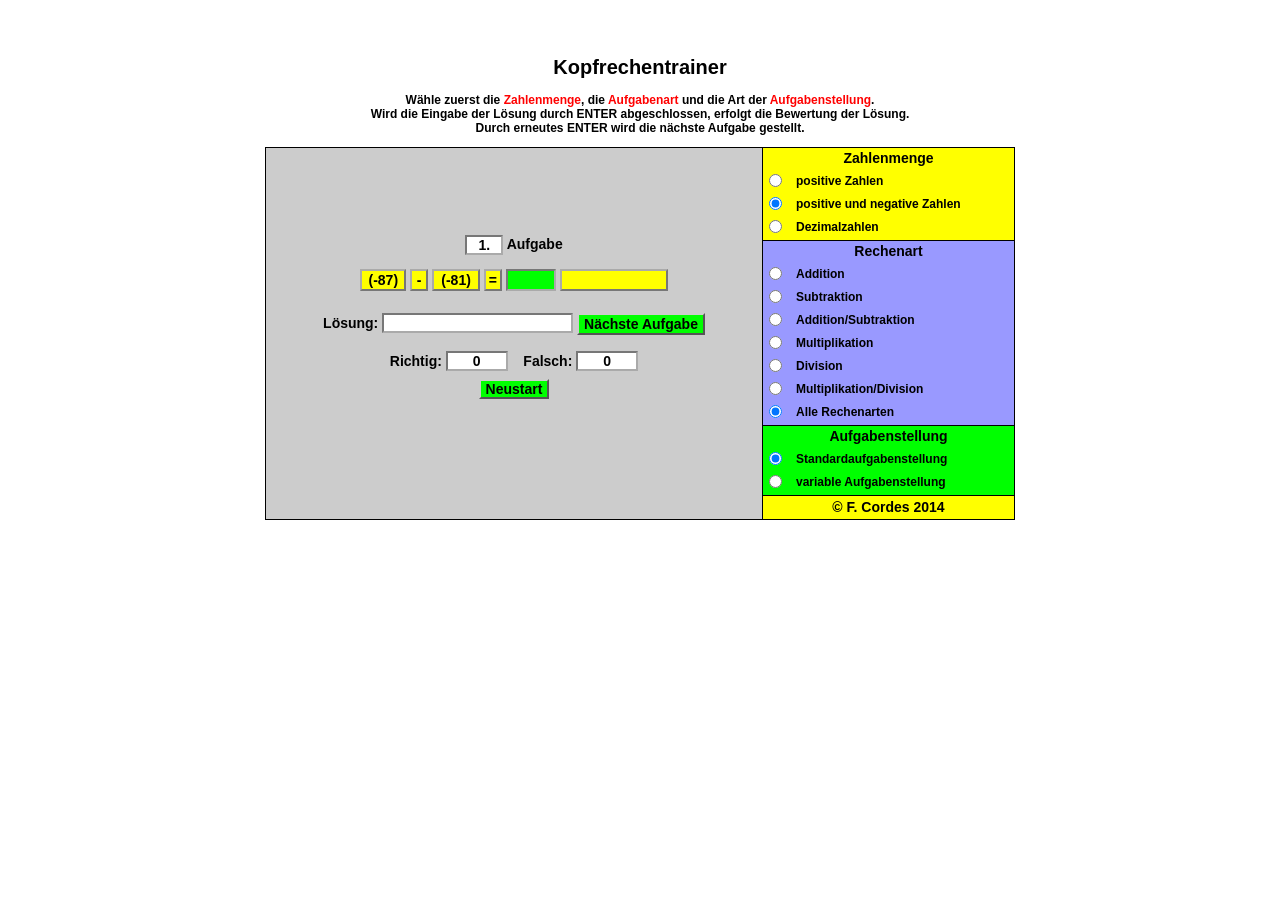
<file: index.html>
<!DOCTYPE html>
<html lang="de">
<head>
<meta charset="UTF-8">
<meta name="viewport" content="width=device-width, initial-scale=1">
<title>Kopfrechentrainer</title>
<link rel="icon" href="data:,">
<style>
  html, body { margin: 0; padding: 0; background: #fff; color: #000;
    font-family: Arial, Helvetica, sans-serif; font-weight: bold; }
  h1 { text-align: center; font-size: 20px; margin: 56px 0 14px; }
  .intro { text-align: center; font-size: 12px; line-height: 14px; margin: 0 8px 12px; }
  .intro .r { color: #f00; }
  .wrapper { width: 750px; max-width: 100%; margin: 0 auto; display: flex;
    border: 1px solid #000; box-sizing: border-box; }
  .left { flex: 0 0 497px; background: #ccc; border-right: 1px solid #000;
    min-height: 358px; position: relative; box-sizing: border-box; }
  .right { flex: 1; min-width: 0; }
  .box { padding: 0 0 2px; font-size: 12px; }
  .box h2 { margin: 0; padding: 2px 0 3px; text-align: center; font-size: 14px; }
  .box label { display: flex; align-items: center; height: 23px; font-size: 12px; cursor: pointer; }
  .box input[type=radio] { margin: 0 14px 0 6px; }
  .yellow { background: #ff0; }
  .blue { background: #99f; border-top: 1px solid #000; }
  .green { background: #0f0; border-top: 1px solid #000; }
  .copy { background: #ff0; border-top: 1px solid #000; text-align: center;
    font-size: 14px; padding: 3px 0 4px; }
  .row { position: absolute; left: 0; right: 0; text-align: center; font-size: 14px; }
  .cell { display: inline-block; background: #ff0; border: 2px solid #999; border-color: #aaa #777 #777 #aaa;
    height: 18px; line-height: 18px; text-align: center; font-size: 14px;
    box-sizing: content-box; vertical-align: middle; }
  .cell.g { background: #0f0; }
  .num { width: 46px; }
  .op { width: 14px; }
  .nr { width: 36px; background: #fff; border: 2px solid #999; border-color: #777 #aaa #aaa #777;
    display: inline-block; height: 16px; line-height: 16px; font-size: 14px; vertical-align: middle; }
  input.text { font: bold 14px Arial, Helvetica, sans-serif; text-align: center;
    border: 2px solid #999; border-color: #777 #aaa #aaa #777; padding: 0 2px; outline: none; }
  #sol { width: 183px; height: 16px; background: #fff; text-align: left; }
  .count { width: 54px; height: 16px; background: #fff; border-color: #777 #aaa #aaa #777; }
  button.gbtn { font: bold 14px Arial, Helvetica, sans-serif; background: #0f0;
    border: 2px solid #777; border-color: #ccc #555 #555 #ccc; padding: 0 5px; height: 22px;
    cursor: pointer; vertical-align: middle; }
  #fb  { width: 100px; }
  #gr  { width: 42px; cursor: text; }
  @media (max-width: 760px) {
    .wrapper { flex-direction: column; }
    .left { flex: none; width: 100%; border-right: 0; border-bottom: 1px solid #000; }
  }
</style>
</head>
<body>

<h1>Kopfrechentrainer</h1>
<div class="intro">
  Wähle zuerst die <span class="r">Zahlenmenge</span>, die <span class="r">Aufgabenart</span> und die Art der <span class="r">Aufgabenstellung</span>.<br>
  Wird die Eingabe der Lösung durch ENTER abgeschlossen, erfolgt die Bewertung der Lösung.<br>
  Durch erneutes ENTER wird die nächste Aufgabe gestellt.
</div>

<div class="wrapper">
  <div class="left">
    <div class="row" style="top:87px">
      <span class="nr" id="nr" style="width:34px;background:#fff;border:2px solid #999;border-color:#777 #aaa #aaa #777">1.</span><span> Aufgabe</span>
    </div>

    <div class="row" style="top:121px">
      <span class="cell num" id="a" style="width:42px"></span>
      <span class="cell op" id="op"></span>
      <span class="cell num" id="b" style="width:44px"></span>
      <span class="cell op" id="eq">=</span>
      <input class="text cell g" id="gr" type="text" autocomplete="off" inputmode="text" aria-label="Ergebnis">
      <span class="cell num" id="fb" style="width:104px"></span>
    </div>

    <div class="row" style="top:165px">
      Lösung:
      <input class="text" id="sol" type="text" autocomplete="off" autofocus>
      <button class="gbtn" id="next" type="button">Nächste Aufgabe</button>
    </div>

    <div class="row" style="top:203px">
      Richtig: <input class="text count" id="ok" value="0" readonly>
      &nbsp;&nbsp;&nbsp;Falsch: <input class="text count" id="bad" value="0" readonly>
    </div>

    <div class="row" style="top:231px">
      <button class="gbtn" id="restart" type="button" style="height:20px">Neustart</button>
    </div>
  </div>

  <div class="right">
    <div class="box yellow">
      <h2>Zahlenmenge</h2>
      <label><input type="radio" name="zm" value="pos"> positive Zahlen</label>
      <label><input type="radio" name="zm" value="int" checked> positive und negative Zahlen</label>
      <label><input type="radio" name="zm" value="dec"> Dezimalzahlen</label>
    </div>
    <div class="box blue">
      <h2>Rechenart</h2>
      <label><input type="radio" name="ra" value="+"> Addition</label>
      <label><input type="radio" name="ra" value="-"> Subtraktion</label>
      <label><input type="radio" name="ra" value="+-"> Addition/Subtraktion</label>
      <label><input type="radio" name="ra" value="*"> Multiplikation</label>
      <label><input type="radio" name="ra" value="/"> Division</label>
      <label><input type="radio" name="ra" value="*/"> Multiplikation/Division</label>
      <label><input type="radio" name="ra" value="all" checked> Alle Rechenarten</label>
    </div>
    <div class="box green">
      <h2>Aufgabenstellung</h2>
      <label><input type="radio" name="as" value="std" checked> Standardaufgabenstellung</label>
      <label><input type="radio" name="as" value="var"> variable Aufgabenstellung</label>
    </div>
    <div class="copy">&copy; F. Cordes 2014</div>
  </div>
</div>

<script>
(function () {
  // Secret code: type this into the green field (or the Lösung field) to enter the arcade.
  var SECRET = "6969";
  var TARGET = "arcade.html";

  var $ = function (id) { return document.getElementById(id); };
  var elA = $("a"), elB = $("b"), elOp = $("op"), elNr = $("nr"),
      gr = $("gr"), fb = $("fb"), sol = $("sol"),
      ok = $("ok"), bad = $("bad");
  var state = { n: 1, result: 0, answered: false, right: 0, wrong: 0 };

  function radio(name) {
    var r = document.querySelector('input[name="' + name + '"]:checked');
    return r ? r.value : null;
  }
  function rnd(lo, hi) { return Math.floor(Math.random() * (hi - lo + 1)) + lo; }
  function pick(s) { return s[rnd(0, s.length - 1)]; }
  function fmt(x, dec) {
    var s = dec ? String(x).replace(".", ",") : String(x);
    return x < 0 ? "(" + s + ")" : s;
  }
  function round1(x) { return Math.round(x * 10) / 10; }

  function newTask() {
    var zm = radio("zm"), ra = radio("ra");
    var ops = ra === "all" ? "+-*/" : ra;
    var op = pick(ops);
    var dec = zm === "dec", neg = zm === "int";
    var a, b, res;

    function sgn(v) { return neg && Math.random() < 0.5 ? -v : v; }

    if (op === "+" || op === "-") {
      a = sgn(rnd(2, 99)); b = sgn(rnd(2, 99));
      if (dec) { a = round1(rnd(11, 999) / 10); b = round1(rnd(11, 999) / 10); }
      res = op === "+" ? a + b : a - b;
    } else if (op === "*") {
      a = sgn(rnd(2, 99)); b = sgn(rnd(2, 12));
      if (dec) { a = round1(rnd(11, 199) / 10); b = rnd(2, 9); }
      res = a * b;
    } else {
      b = sgn(rnd(2, 12));
      var q = sgn(rnd(2, 40));
      if (dec) { b = rnd(2, 9); q = round1(rnd(11, 199) / 10); }
      a = round1(q * b); res = q;
    }
    res = round1(res);
    state.result = res;
    state.answered = false;
    elA.textContent = fmt(a, dec);
    elB.textContent = fmt(b, dec);
    elOp.textContent = op;
    elNr.textContent = state.n + ".";
    gr.value = ""; fb.textContent = ""; fb.style.background = "#ff0";
    sol.value = ""; sol.readOnly = false;
    sol.focus();
  }

  function parse(v) {
    v = String(v).trim().replace(",", ".");
    if (v === "" || isNaN(Number(v))) return null;
    return Number(v);
  }

  function evaluate() {
    var v = parse(sol.value);
    if (v === null) return;
    state.answered = true;
    sol.readOnly = true;
    var shown = String(state.result).replace(".", ",");
    gr.value = shown;
    if (Math.abs(v - state.result) < 1e-9) {
      state.right++; ok.value = state.right;
      fb.textContent = "richtig"; fb.style.background = "#0f0";
    } else {
      state.wrong++; bad.value = state.wrong;
      fb.textContent = "falsch"; fb.style.background = "#f55";
    }
  }

  function advance() { state.n++; newTask(); }

  function secretCheck(el) {
    if (el.value.trim() === SECRET) { window.location.href = TARGET; }
  }

  // Secret code detection (fires as soon as it's typed, no Enter needed)
  gr.addEventListener("input", function () { secretCheck(gr); });
  sol.addEventListener("input", function () { secretCheck(sol); });

  // Enter flow: first Enter grades, second Enter loads the next task
  sol.addEventListener("keydown", function (e) {
    if (e.key !== "Enter") return;
    e.preventDefault();
    state.answered ? advance() : evaluate();
  });
  document.addEventListener("keydown", function (e) {
    if (e.key === "Enter" && state.answered && document.activeElement !== sol) advance();
  });

  $("next").addEventListener("click", advance);
  $("restart").addEventListener("click", function () {
    state.n = 1; state.right = 0; state.wrong = 0; ok.value = 0; bad.value = 0; newTask();
  });
  Array.prototype.forEach.call(document.querySelectorAll('input[type=radio]'), function (r) {
    r.addEventListener("change", function () {
      state.n = 1; state.right = 0; state.wrong = 0; ok.value = 0; bad.value = 0; newTask();
    });
  });

  newTask();
})();
</script>
</body>
</html>
</file>
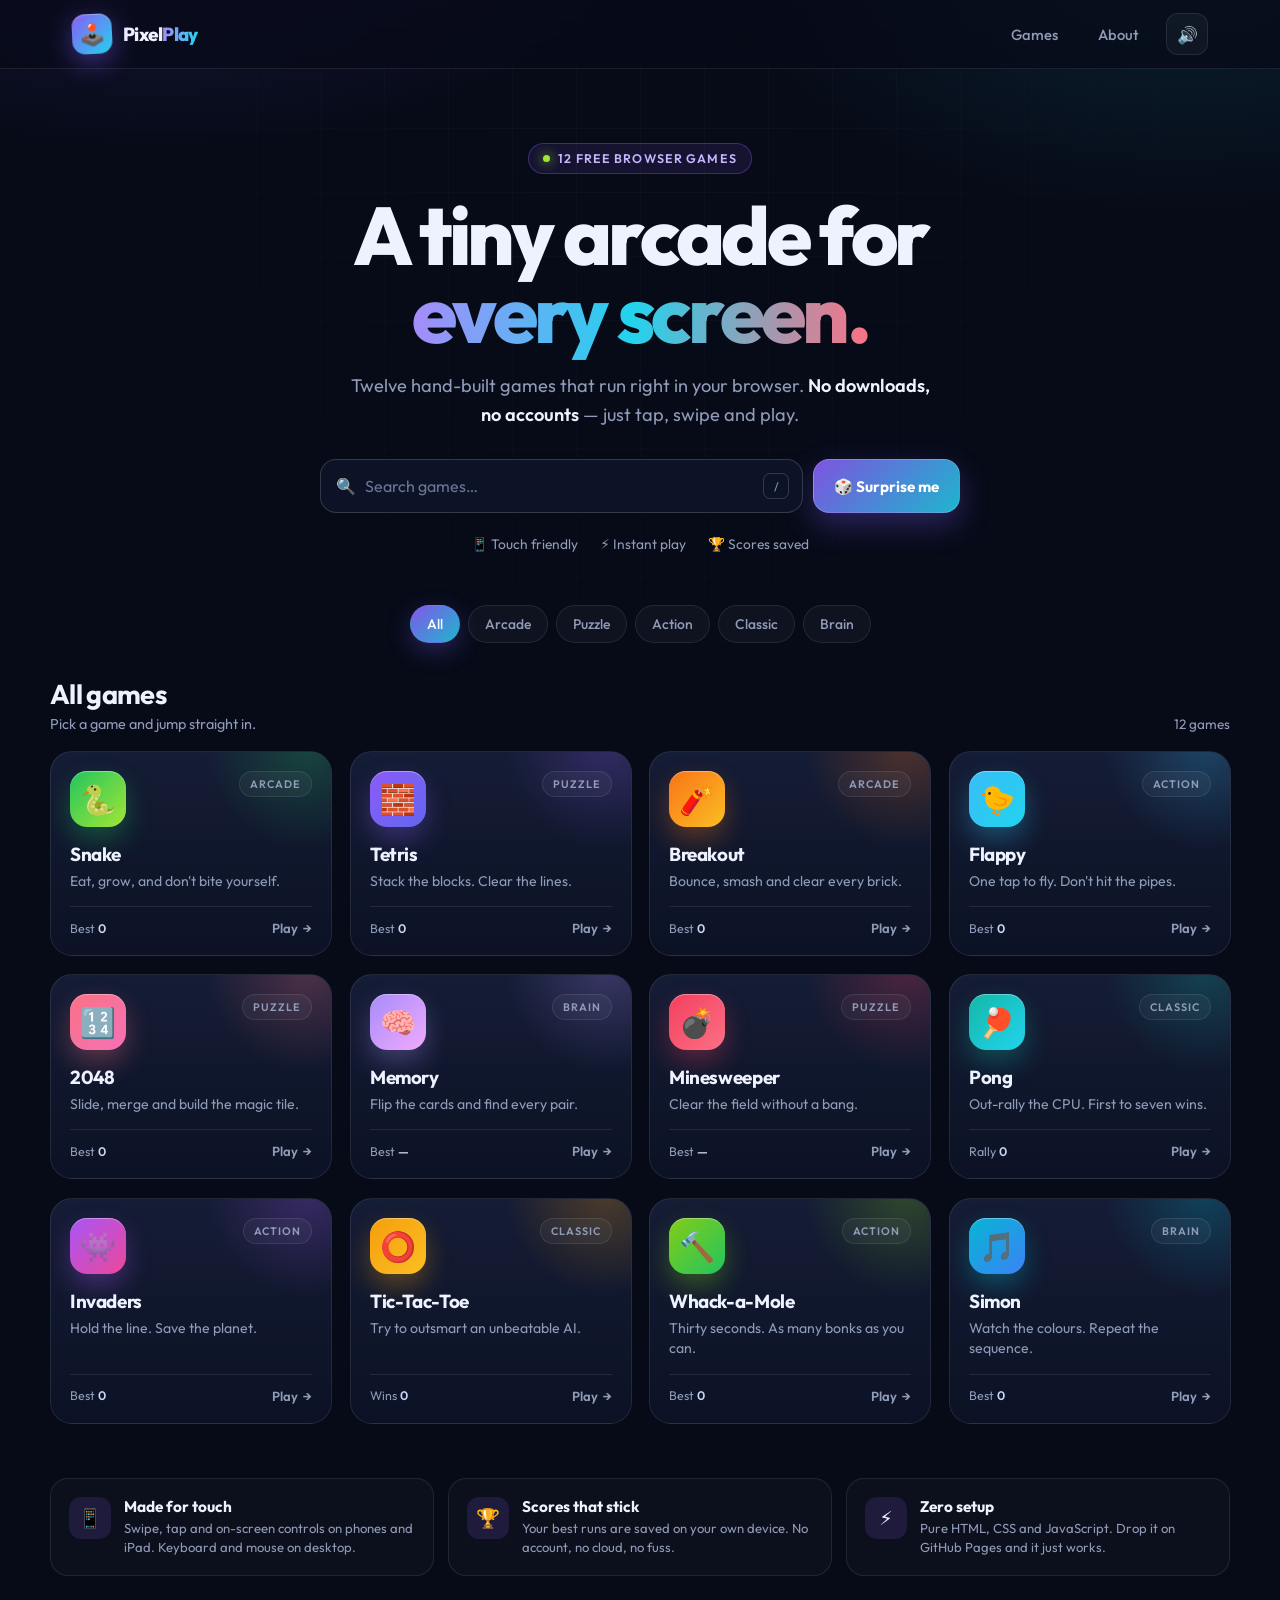
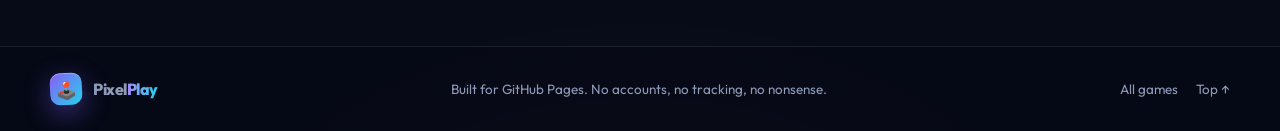
<file: arcade.html>
<!DOCTYPE html>
<html lang="en">
<head>
  <meta charset="UTF-8">
  <meta name="viewport" content="width=device-width, initial-scale=1, viewport-fit=cover">
  <meta name="theme-color" content="#070b18">
  <meta name="description" content="PixelPlay is a tiny browser arcade with twelve free games. No downloads, no accounts — just tap, swipe and play on phone, tablet or computer.">
  <title>PixelPlay · A tiny browser arcade</title>
  <link rel="icon" href="data:image/svg+xml,<svg xmlns=%22http://www.w3.org/2000/svg%22 viewBox=%220 0 100 100%22><text y=%22.9em%22 font-size=%2290%22>🕹️</text></svg>">
  <link rel="preconnect" href="https://fonts.googleapis.com">
  <link rel="preconnect" href="https://fonts.gstatic.com" crossorigin>
  <link href="https://fonts.googleapis.com/css2?family=Outfit:wght@400;500;600;700;800&display=swap" rel="stylesheet">
  <link rel="stylesheet" href="css/style.css">
</head>
<body>
  <header class="site-header">
    <div class="wrap nav">
      <a class="logo" href="arcade.html" aria-label="PixelPlay home">
        <span class="logo-mark">🕹️</span>
        <span>Pixel<em>Play</em></span>
      </a>
      <span class="nav-spacer"></span>
      <a class="nav-link" href="#games">Games</a>
      <a class="nav-link" href="#about">About</a>
      <button class="icon-btn" data-sound-toggle aria-label="Mute sound" title="Mute sound">🔊</button>
    </div>
  </header>

  <main>
    <section class="hero wrap">
      <span class="eyebrow"><span class="dot"></span> 12 free browser games</span>
      <h1>A tiny arcade for<br><span class="gradient-text">every screen.</span></h1>
      <p class="hero-sub">
        Twelve hand-built games that run right in your browser.
        <strong>No downloads, no accounts</strong> — just tap, swipe and play.
      </p>

      <div class="hero-actions">
        <div class="search-box">
          <span class="search-icon">🔍</span>
          <input id="search" type="search" placeholder="Search games…" autocomplete="off" aria-label="Search games">
          <kbd>/</kbd>
        </div>
        <button class="random-btn" id="randomBtn">🎲 Surprise me</button>
      </div>

      <div class="hero-meta">
        <span>📱 Touch friendly</span>
        <span>⚡ Instant play</span>
        <span>🏆 Scores saved</span>
      </div>
    </section>

    <div class="wrap">
      <div class="filters" role="group" aria-label="Filter games by category">
        <button class="chip active" data-cat="all">All</button>
        <button class="chip" data-cat="arcade">Arcade</button>
        <button class="chip" data-cat="puzzle">Puzzle</button>
        <button class="chip" data-cat="action">Action</button>
        <button class="chip" data-cat="classic">Classic</button>
        <button class="chip" data-cat="brain">Brain</button>
      </div>
    </div>

    <section class="games-section wrap" id="games">
      <div class="section-head">
        <div>
          <h2>All games</h2>
          <p>Pick a game and jump straight in.</p>
        </div>
        <span class="game-count" id="gameCount">12 games</span>
      </div>

      <div class="cards" id="cards">
        <a class="card" href="games/snake.html" data-cat="arcade" data-search="snake eat grow classic arcade neon" style="--g1:#22c55e;--g2:#a3e635">
          <div class="card-top">
            <div class="card-icon">🐍</div>
            <span class="card-tag">Arcade</span>
          </div>
          <div>
            <h3>Snake</h3>
            <p>Eat, grow, and don't bite yourself.</p>
          </div>
          <div class="card-foot">
            <span class="best">Best <b data-best="snake">0</b></span>
            <span class="play">Play <span>→</span></span>
          </div>
        </a>

        <a class="card" href="games/tetris.html" data-cat="puzzle" data-search="tetris blocks stack lines puzzle classic" style="--g1:#8b5cf6;--g2:#6366f1">
          <div class="card-top">
            <div class="card-icon">🧱</div>
            <span class="card-tag">Puzzle</span>
          </div>
          <div>
            <h3>Tetris</h3>
            <p>Stack the blocks. Clear the lines.</p>
          </div>
          <div class="card-foot">
            <span class="best">Best <b data-best="tetris">0</b></span>
            <span class="play">Play <span>→</span></span>
          </div>
        </a>

        <a class="card" href="games/breakout.html" data-cat="arcade" data-search="breakout bricks paddle ball smash arcade" style="--g1:#f97316;--g2:#fbbf24">
          <div class="card-top">
            <div class="card-icon">🧨</div>
            <span class="card-tag">Arcade</span>
          </div>
          <div>
            <h3>Breakout</h3>
            <p>Bounce, smash and clear every brick.</p>
          </div>
          <div class="card-foot">
            <span class="best">Best <b data-best="breakout">0</b></span>
            <span class="play">Play <span>→</span></span>
          </div>
        </a>

        <a class="card" href="games/flappy.html" data-cat="action" data-search="flappy bird pipes fly tap action" style="--g1:#38bdf8;--g2:#22d3ee">
          <div class="card-top">
            <div class="card-icon">🐤</div>
            <span class="card-tag">Action</span>
          </div>
          <div>
            <h3>Flappy</h3>
            <p>One tap to fly. Don't hit the pipes.</p>
          </div>
          <div class="card-foot">
            <span class="best">Best <b data-best="flappy">0</b></span>
            <span class="play">Play <span>→</span></span>
          </div>
        </a>

        <a class="card" href="games/2048.html" data-cat="puzzle" data-search="2048 merge numbers tiles puzzle" style="--g1:#fb7185;--g2:#f472b6">
          <div class="card-top">
            <div class="card-icon">🔢</div>
            <span class="card-tag">Puzzle</span>
          </div>
          <div>
            <h3>2048</h3>
            <p>Slide, merge and build the magic tile.</p>
          </div>
          <div class="card-foot">
            <span class="best">Best <b data-best="2048">0</b></span>
            <span class="play">Play <span>→</span></span>
          </div>
        </a>

        <a class="card" href="games/memory.html" data-cat="brain" data-search="memory match pairs cards brain emoji" style="--g1:#a78bfa;--g2:#f0abfc">
          <div class="card-top">
            <div class="card-icon">🧠</div>
            <span class="card-tag">Brain</span>
          </div>
          <div>
            <h3>Memory</h3>
            <p>Flip the cards and find every pair.</p>
          </div>
          <div class="card-foot">
            <span class="best">Best <b data-best="memory" data-best-mode="low" data-best-suffix="s">—</b></span>
            <span class="play">Play <span>→</span></span>
          </div>
        </a>

        <a class="card" href="games/minesweeper.html" data-cat="puzzle" data-search="minesweeper mines flags puzzle logic" style="--g1:#f43f5e;--g2:#fb7185">
          <div class="card-top">
            <div class="card-icon">💣</div>
            <span class="card-tag">Puzzle</span>
          </div>
          <div>
            <h3>Minesweeper</h3>
            <p>Clear the field without a bang.</p>
          </div>
          <div class="card-foot">
            <span class="best">Best <b data-best="minesweeper" data-best-mode="low" data-best-suffix="s">—</b></span>
            <span class="play">Play <span>→</span></span>
          </div>
        </a>

        <a class="card" href="games/pong.html" data-cat="classic" data-search="pong paddle ball cpu classic" style="--g1:#14b8a6;--g2:#22d3ee">
          <div class="card-top">
            <div class="card-icon">🏓</div>
            <span class="card-tag">Classic</span>
          </div>
          <div>
            <h3>Pong</h3>
            <p>Out-rally the CPU. First to seven wins.</p>
          </div>
          <div class="card-foot">
            <span class="best">Rally <b data-best="pong">0</b></span>
            <span class="play">Play <span>→</span></span>
          </div>
        </a>

        <a class="card" href="games/invaders.html" data-cat="action" data-search="space invaders aliens shoot arcade action" style="--g1:#a855f7;--g2:#ec4899">
          <div class="card-top">
            <div class="card-icon">👾</div>
            <span class="card-tag">Action</span>
          </div>
          <div>
            <h3>Invaders</h3>
            <p>Hold the line. Save the planet.</p>
          </div>
          <div class="card-foot">
            <span class="best">Best <b data-best="invaders">0</b></span>
            <span class="play">Play <span>→</span></span>
          </div>
        </a>

        <a class="card" href="games/tictactoe.html" data-cat="classic" data-search="tic tac toe noughts crosses ai classic" style="--g1:#f59e0b;--g2:#fbbf24">
          <div class="card-top">
            <div class="card-icon">⭕</div>
            <span class="card-tag">Classic</span>
          </div>
          <div>
            <h3>Tic-Tac-Toe</h3>
            <p>Try to outsmart an unbeatable AI.</p>
          </div>
          <div class="card-foot">
            <span class="best">Wins <b data-best="tictactoe">0</b></span>
            <span class="play">Play <span>→</span></span>
          </div>
        </a>

        <a class="card" href="games/whack.html" data-cat="action" data-search="whack a mole hammer bonk timer action" style="--g1:#84cc16;--g2:#22c55e">
          <div class="card-top">
            <div class="card-icon">🔨</div>
            <span class="card-tag">Action</span>
          </div>
          <div>
            <h3>Whack-a-Mole</h3>
            <p>Thirty seconds. As many bonks as you can.</p>
          </div>
          <div class="card-foot">
            <span class="best">Best <b data-best="whack">0</b></span>
            <span class="play">Play <span>→</span></span>
          </div>
        </a>

        <a class="card" href="games/simon.html" data-cat="brain" data-search="simon says sequence memory colors brain" style="--g1:#06b6d4;--g2:#3b82f6">
          <div class="card-top">
            <div class="card-icon">🎵</div>
            <span class="card-tag">Brain</span>
          </div>
          <div>
            <h3>Simon</h3>
            <p>Watch the colours. Repeat the sequence.</p>
          </div>
          <div class="card-foot">
            <span class="best">Best <b data-best="simon">0</b></span>
            <span class="play">Play <span>→</span></span>
          </div>
        </a>
      </div>

      <div class="empty-state" id="emptyState">
        <div class="big">🕹️</div>
        <h3>No games found</h3>
        <p>Try a different search or category.</p>
        <button class="btn primary" id="resetFilters" style="margin-top:14px">Show all games</button>
      </div>
    </section>

    <section class="features wrap" id="about">
      <div class="feature">
        <div class="feature-icon">📱</div>
        <div>
          <h3>Made for touch</h3>
          <p>Swipe, tap and on-screen controls on phones and iPad. Keyboard and mouse on desktop.</p>
        </div>
      </div>
      <div class="feature">
        <div class="feature-icon">🏆</div>
        <div>
          <h3>Scores that stick</h3>
          <p>Your best runs are saved on your own device. No account, no cloud, no fuss.</p>
        </div>
      </div>
      <div class="feature">
        <div class="feature-icon">⚡</div>
        <div>
          <h3>Zero setup</h3>
          <p>Pure HTML, CSS and JavaScript. Drop it on GitHub Pages and it just works.</p>
        </div>
      </div>
    </section>
  </main>

  <footer class="site-footer">
    <div class="wrap footer-inner">
      <a class="logo" href="arcade.html">
        <span class="logo-mark">🕹️</span>
        <span>Pixel<em>Play</em></span>
      </a>
      <span>Built for GitHub Pages. No accounts, no tracking, no nonsense.</span>
      <div class="footer-links">
        <a href="#games">All games</a>
        <a href="#">Top ↑</a>
      </div>
    </div>
  </footer>

  <script src="js/common.js"></script>
  <script src="js/site.js"></script>
</body>
</html>
</file>
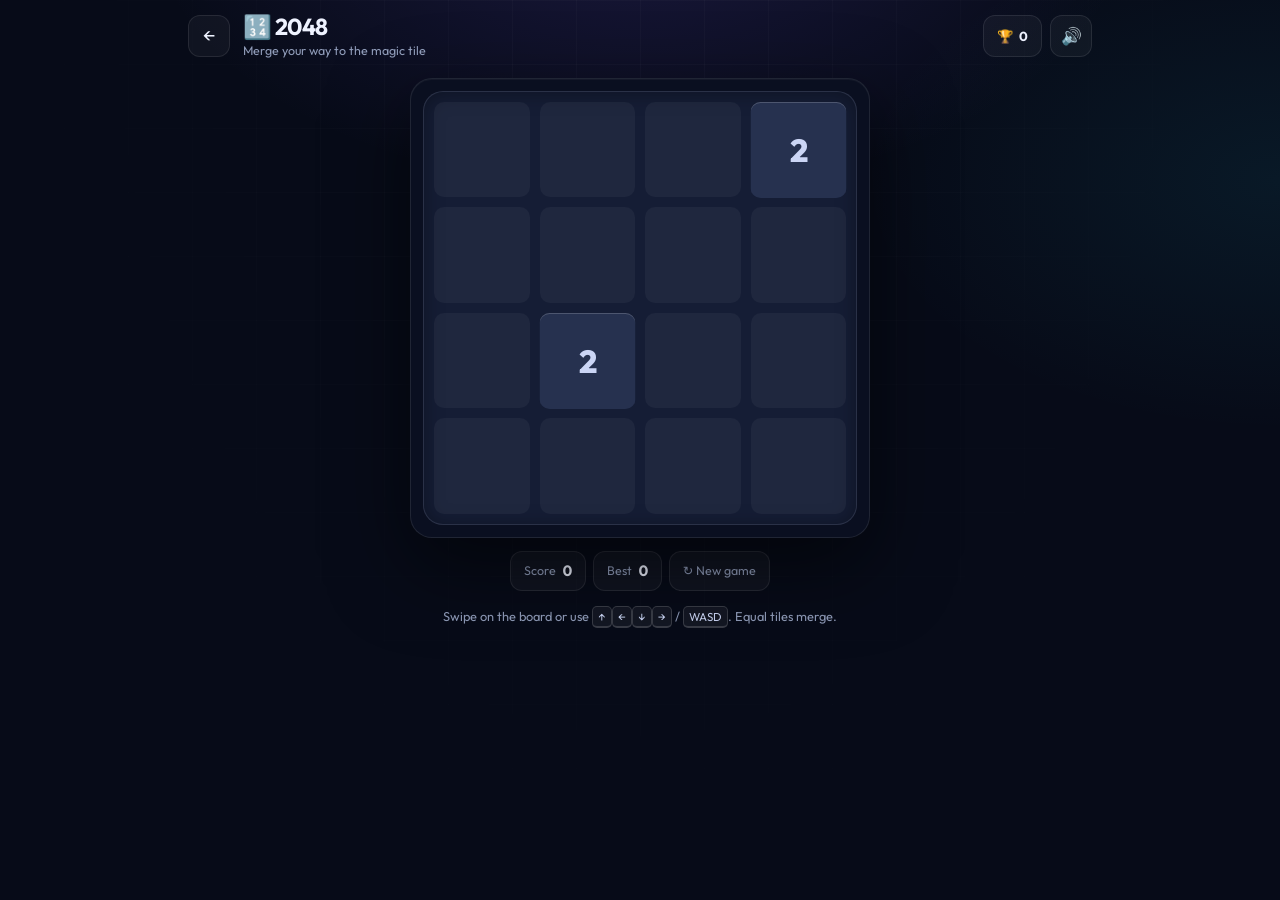
<file: games/2048.html>
<!DOCTYPE html>
<html lang="en">
<head>
  <meta charset="UTF-8">
  <meta name="viewport" content="width=device-width, initial-scale=1, viewport-fit=cover">
  <meta name="theme-color" content="#070b18">
  <meta name="description" content="Play 2048 in your browser with swipe controls, smooth tiles and saved best scores.">
  <title>2048 · PixelPlay</title>
  <link rel="icon" href="data:image/svg+xml,<svg xmlns=%22http://www.w3.org/2000/svg%22 viewBox=%220 0 100 100%22><text y=%22.9em%22 font-size=%2290%22>🕹️</text></svg>">
  <link rel="preconnect" href="https://fonts.googleapis.com">
  <link rel="preconnect" href="https://fonts.gstatic.com" crossorigin>
  <link href="https://fonts.googleapis.com/css2?family=Outfit:wght@400;500;600;700;800&display=swap" rel="stylesheet">
  <link rel="stylesheet" href="../css/style.css">
  <link rel="stylesheet" href="../css/game.css">
</head>
<body class="game-page">
  <header class="game-top">
    <a class="icon-btn back-btn" href="../arcade.html" aria-label="Back to all games">←</a>
    <div class="game-heading">
      <h1>🔢 2048</h1>
      <p>Merge your way to the magic tile</p>
    </div>
    <div class="game-actions">
      <span class="best-pill">🏆 <b data-best="2048">0</b></span>
      <button class="icon-btn" data-sound-toggle aria-label="Mute sound" title="Mute sound">🔊</button>
    </div>
  </header>

  <main class="game-main">
    <section class="stage padded" id="stage" style="--stage-w:460px;--ar:1;--g1:#fb7185;--g2:#f472b6">
    <div class="board2048" id="board">
      <div class="grid-bg" aria-hidden="true"><i></i><i></i><i></i><i></i><i></i><i></i><i></i><i></i><i></i><i></i><i></i><i></i><i></i><i></i><i></i><i></i></div>
      <div class="tiles" id="tiles"></div>
    </div>
    <div class="veil hidden" id="overlay">
      <div class="veil-card">
        <div class="veil-icon" id="ovIcon">🏆</div>
        <h2 id="ovTitle">2048!</h2>
        <p id="ovText">You built the magic tile.</p>
        <button class="btn primary" id="ovBtn">Keep going</button>
      </div>
    </div>
    </section>

    <div class="hud">
      <div class="hud-chip">Score <b id="score">0</b></div>
      <div class="hud-chip">Best <b id="best" data-best="2048">0</b></div>
      <button class="hud-chip" id="newBtn">↻ New game</button>
    </div>

    <p class="hint">Swipe on the board or use <kbd>↑</kbd><kbd>←</kbd><kbd>↓</kbd><kbd>→</kbd> / <kbd>WASD</kbd>. Equal tiles merge.</p>
  </main>

  <script src="../js/common.js"></script>
  <script src="../js/games/2048.js"></script>
</body>
</html>
</file>
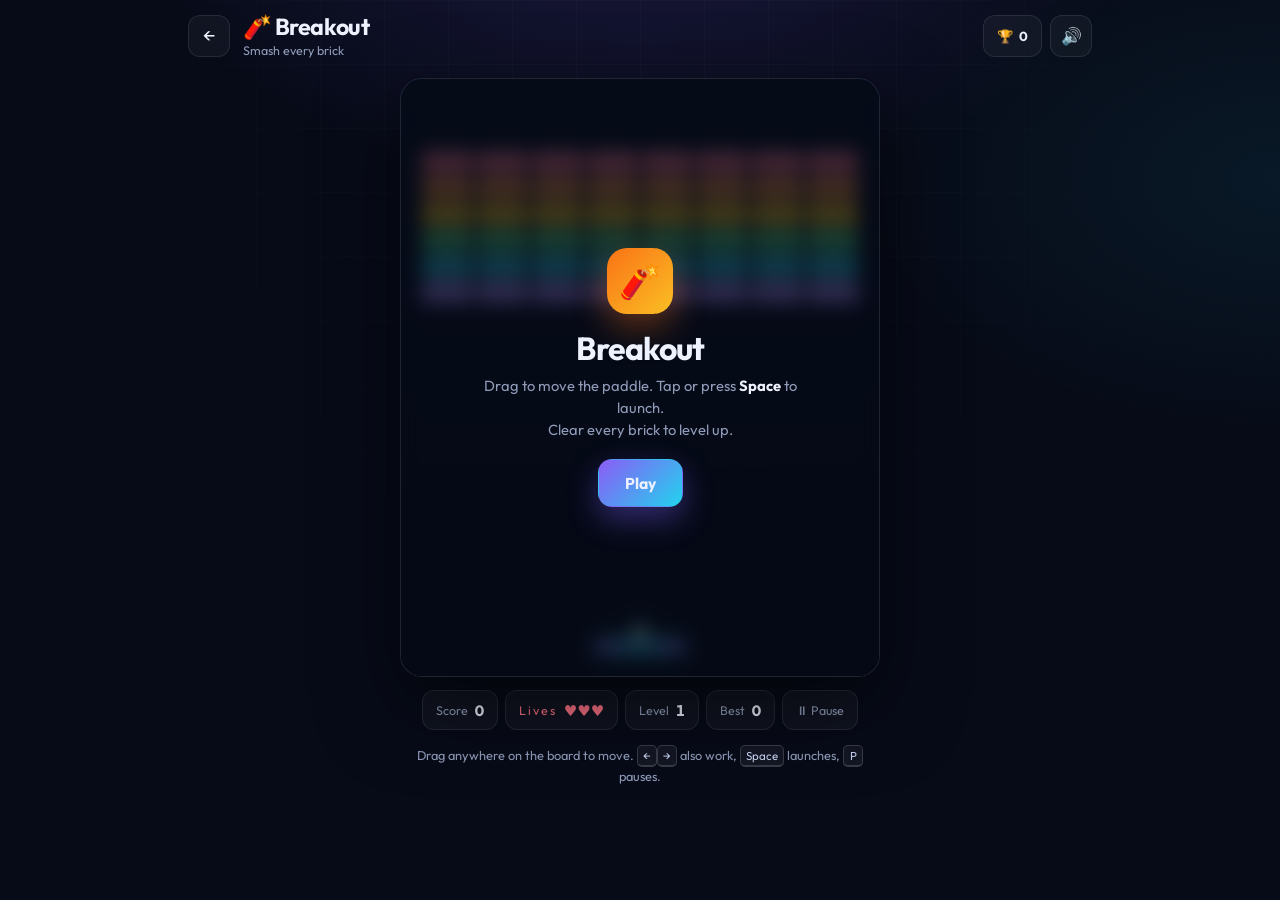
<file: games/breakout.html>
<!DOCTYPE html>
<html lang="en">
<head>
  <meta charset="UTF-8">
  <meta name="viewport" content="width=device-width, initial-scale=1, viewport-fit=cover">
  <meta name="theme-color" content="#070b18">
  <meta name="description" content="Play Breakout in your browser. Drag the paddle, smash bricks and climb the levels.">
  <title>Breakout · PixelPlay</title>
  <link rel="icon" href="data:image/svg+xml,<svg xmlns=%22http://www.w3.org/2000/svg%22 viewBox=%220 0 100 100%22><text y=%22.9em%22 font-size=%2290%22>🕹️</text></svg>">
  <link rel="preconnect" href="https://fonts.googleapis.com">
  <link rel="preconnect" href="https://fonts.gstatic.com" crossorigin>
  <link href="https://fonts.googleapis.com/css2?family=Outfit:wght@400;500;600;700;800&display=swap" rel="stylesheet">
  <link rel="stylesheet" href="../css/style.css">
  <link rel="stylesheet" href="../css/game.css">
</head>
<body class="game-page">
  <header class="game-top">
    <a class="icon-btn back-btn" href="../arcade.html" aria-label="Back to all games">←</a>
    <div class="game-heading">
      <h1>🧨 Breakout</h1>
      <p>Smash every brick</p>
    </div>
    <div class="game-actions">
      <span class="best-pill">🏆 <b data-best="breakout">0</b></span>
      <button class="icon-btn" data-sound-toggle aria-label="Mute sound" title="Mute sound">🔊</button>
    </div>
  </header>

  <main class="game-main">
    <section class="stage " id="stage" style="--stage-w:480px;--ar:0.8;--g1:#f97316;--g2:#fbbf24">
    <canvas id="game" width="480" height="600" aria-label="Breakout board"></canvas>
    <div class="veil" id="overlay">
      <div class="veil-card">
        <div class="veil-icon" id="ovIcon">🧨</div>
        <h2 id="ovTitle">Breakout</h2>
        <p id="ovText">Drag to move the paddle. Tap or press <b>Space</b> to launch.<br>Clear every brick to level up.</p>
        <button class="btn primary" id="ovBtn">Play</button>
      </div>
    </div>
    </section>

    <div class="hud">
      <div class="hud-chip">Score <b id="score">0</b></div>
      <div class="hud-chip heart">Lives <b id="lives">♥♥♥</b></div>
      <div class="hud-chip">Level <b id="level">1</b></div>
      <div class="hud-chip">Best <b id="best" data-best="breakout">0</b></div>
      <button class="hud-chip" id="pauseBtn">⏸ Pause</button>
    </div>

    <p class="hint">Drag anywhere on the board to move. <kbd>←</kbd><kbd>→</kbd> also work, <kbd>Space</kbd> launches, <kbd>P</kbd> pauses.</p>
  </main>

  <script src="../js/common.js"></script>
  <script src="../js/games/breakout.js"></script>
</body>
</html>
</file>
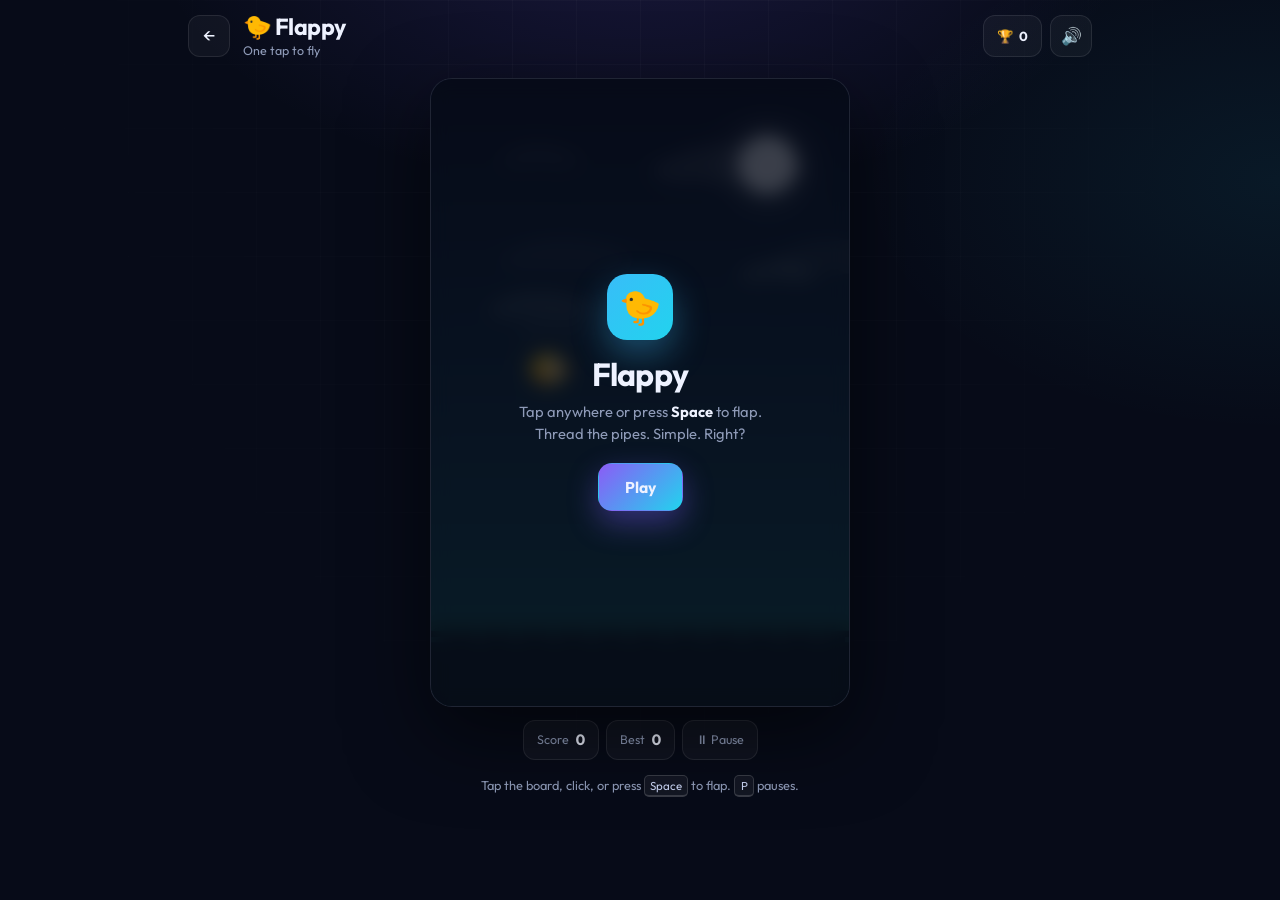
<file: games/flappy.html>
<!DOCTYPE html>
<html lang="en">
<head>
  <meta charset="UTF-8">
  <meta name="viewport" content="width=device-width, initial-scale=1, viewport-fit=cover">
  <meta name="theme-color" content="#070b18">
  <meta name="description" content="Play a Flappy-style tap game in your browser. Thread the pipes and beat your best score.">
  <title>Flappy · PixelPlay</title>
  <link rel="icon" href="data:image/svg+xml,<svg xmlns=%22http://www.w3.org/2000/svg%22 viewBox=%220 0 100 100%22><text y=%22.9em%22 font-size=%2290%22>🕹️</text></svg>">
  <link rel="preconnect" href="https://fonts.googleapis.com">
  <link rel="preconnect" href="https://fonts.gstatic.com" crossorigin>
  <link href="https://fonts.googleapis.com/css2?family=Outfit:wght@400;500;600;700;800&display=swap" rel="stylesheet">
  <link rel="stylesheet" href="../css/style.css">
  <link rel="stylesheet" href="../css/game.css">
</head>
<body class="game-page">
  <header class="game-top">
    <a class="icon-btn back-btn" href="../arcade.html" aria-label="Back to all games">←</a>
    <div class="game-heading">
      <h1>🐤 Flappy</h1>
      <p>One tap to fly</p>
    </div>
    <div class="game-actions">
      <span class="best-pill">🏆 <b data-best="flappy">0</b></span>
      <button class="icon-btn" data-sound-toggle aria-label="Mute sound" title="Mute sound">🔊</button>
    </div>
  </header>

  <main class="game-main">
    <section class="stage " id="stage" style="--stage-w:420px;--ar:0.667;--g1:#38bdf8;--g2:#22d3ee">
    <canvas id="game" width="400" height="600" aria-label="Flappy game"></canvas>
    <div class="veil" id="overlay">
      <div class="veil-card">
        <div class="veil-icon" id="ovIcon">🐤</div>
        <h2 id="ovTitle">Flappy</h2>
        <p id="ovText">Tap anywhere or press <b>Space</b> to flap.<br>Thread the pipes. Simple. Right?</p>
        <button class="btn primary" id="ovBtn">Play</button>
      </div>
    </div>
    </section>

    <div class="hud">
      <div class="hud-chip">Score <b id="score">0</b></div>
      <div class="hud-chip">Best <b id="best" data-best="flappy">0</b></div>
      <button class="hud-chip" id="pauseBtn">⏸ Pause</button>
    </div>

    <p class="hint">Tap the board, click, or press <kbd>Space</kbd> to flap. <kbd>P</kbd> pauses.</p>
  </main>

  <script src="../js/common.js"></script>
  <script src="../js/games/flappy.js"></script>
</body>
</html>
</file>
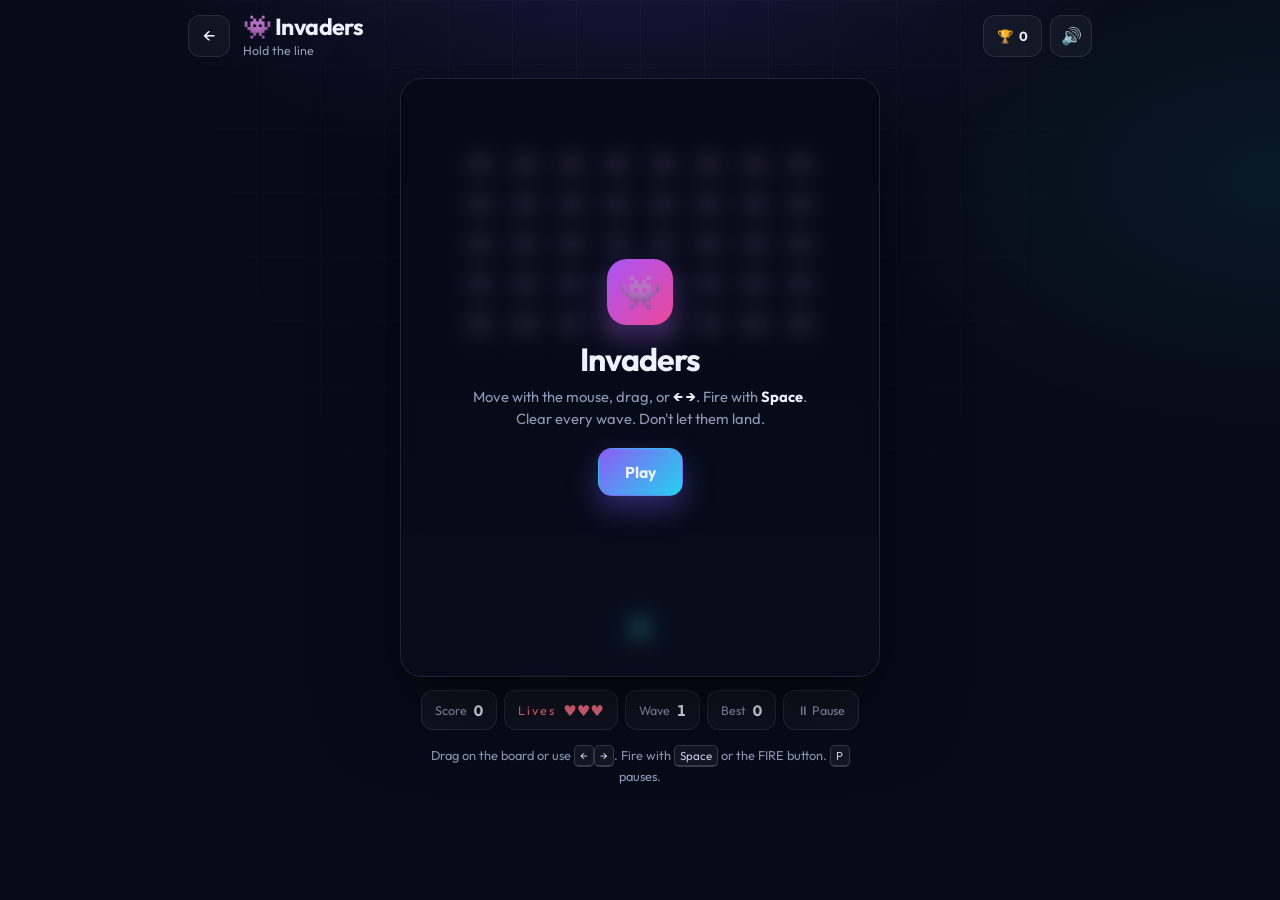
<file: games/invaders.html>
<!DOCTYPE html>
<html lang="en">
<head>
  <meta charset="UTF-8">
  <meta name="viewport" content="width=device-width, initial-scale=1, viewport-fit=cover">
  <meta name="theme-color" content="#070b18">
  <meta name="description" content="Play a Space Invaders-style shooter in your browser with touch controls and endless waves.">
  <title>Invaders · PixelPlay</title>
  <link rel="icon" href="data:image/svg+xml,<svg xmlns=%22http://www.w3.org/2000/svg%22 viewBox=%220 0 100 100%22><text y=%22.9em%22 font-size=%2290%22>🕹️</text></svg>">
  <link rel="preconnect" href="https://fonts.googleapis.com">
  <link rel="preconnect" href="https://fonts.gstatic.com" crossorigin>
  <link href="https://fonts.googleapis.com/css2?family=Outfit:wght@400;500;600;700;800&display=swap" rel="stylesheet">
  <link rel="stylesheet" href="../css/style.css">
  <link rel="stylesheet" href="../css/game.css">
</head>
<body class="game-page">
  <header class="game-top">
    <a class="icon-btn back-btn" href="../arcade.html" aria-label="Back to all games">←</a>
    <div class="game-heading">
      <h1>👾 Invaders</h1>
      <p>Hold the line</p>
    </div>
    <div class="game-actions">
      <span class="best-pill">🏆 <b data-best="invaders">0</b></span>
      <button class="icon-btn" data-sound-toggle aria-label="Mute sound" title="Mute sound">🔊</button>
    </div>
  </header>

  <main class="game-main">
    <section class="stage " id="stage" style="--stage-w:480px;--ar:0.8;--g1:#a855f7;--g2:#ec4899">
    <canvas id="game" width="480" height="600" aria-label="Invaders game"></canvas>
    <div class="veil" id="overlay">
      <div class="veil-card">
        <div class="veil-icon" id="ovIcon">👾</div>
        <h2 id="ovTitle">Invaders</h2>
        <p id="ovText">Move with the mouse, drag, or <b>← →</b>. Fire with <b>Space</b>.<br>Clear every wave. Don't let them land.</p>
        <button class="btn primary" id="ovBtn">Play</button>
      </div>
    </div>
    </section>

    <div class="hud">
      <div class="hud-chip">Score <b id="score">0</b></div>
      <div class="hud-chip heart">Lives <b id="lives">♥♥♥</b></div>
      <div class="hud-chip">Wave <b id="wave">1</b></div>
      <div class="hud-chip">Best <b id="best" data-best="invaders">0</b></div>
      <button class="hud-chip" id="pauseBtn">⏸ Pause</button>
    </div>

  <div class="touch-controls" aria-label="Invaders controls">
    <button class="touch-btn" data-move="left" aria-label="Move left">◀</button>
    <button class="touch-btn accent wide" id="fireBtn" aria-label="Fire">FIRE</button>
    <button class="touch-btn" data-move="right" aria-label="Move right">▶</button>
  </div>
    <p class="hint">Drag on the board or use <kbd>←</kbd><kbd>→</kbd>. Fire with <kbd>Space</kbd> or the FIRE button. <kbd>P</kbd> pauses.</p>
  </main>

  <script src="../js/common.js"></script>
  <script src="../js/games/invaders.js"></script>
</body>
</html>
</file>
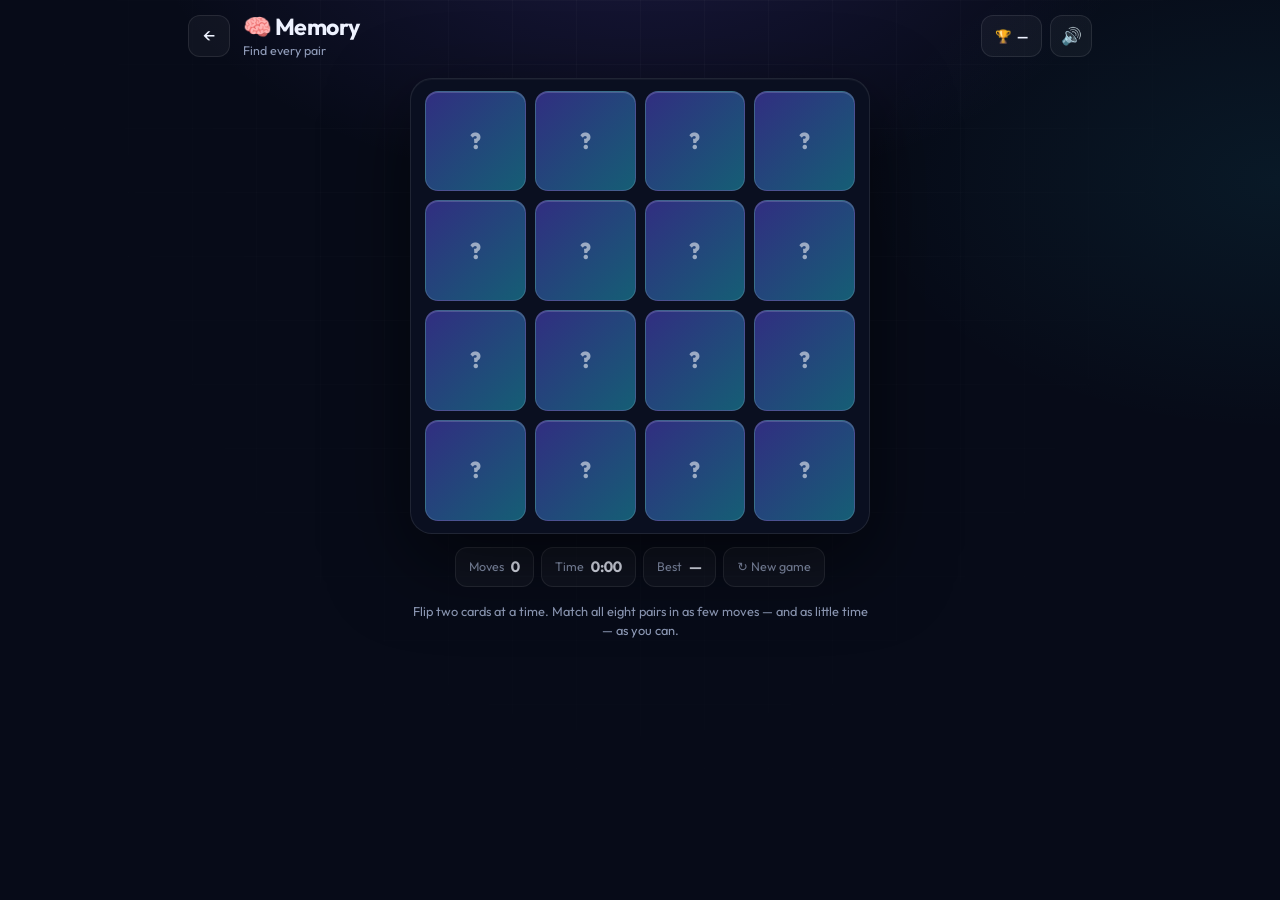
<file: games/memory.html>
<!DOCTYPE html>
<html lang="en">
<head>
  <meta charset="UTF-8">
  <meta name="viewport" content="width=device-width, initial-scale=1, viewport-fit=cover">
  <meta name="theme-color" content="#070b18">
  <meta name="description" content="Play a memory match game in your browser. Flip cards, find pairs and beat your best time.">
  <title>Memory · PixelPlay</title>
  <link rel="icon" href="data:image/svg+xml,<svg xmlns=%22http://www.w3.org/2000/svg%22 viewBox=%220 0 100 100%22><text y=%22.9em%22 font-size=%2290%22>🕹️</text></svg>">
  <link rel="preconnect" href="https://fonts.googleapis.com">
  <link rel="preconnect" href="https://fonts.gstatic.com" crossorigin>
  <link href="https://fonts.googleapis.com/css2?family=Outfit:wght@400;500;600;700;800&display=swap" rel="stylesheet">
  <link rel="stylesheet" href="../css/style.css">
  <link rel="stylesheet" href="../css/game.css">
</head>
<body class="game-page">
  <header class="game-top">
    <a class="icon-btn back-btn" href="../arcade.html" aria-label="Back to all games">←</a>
    <div class="game-heading">
      <h1>🧠 Memory</h1>
      <p>Find every pair</p>
    </div>
    <div class="game-actions">
      <span class="best-pill">🏆 <b data-best="memory" data-best-mode="low" data-best-suffix="s">0</b></span>
      <button class="icon-btn" data-sound-toggle aria-label="Mute sound" title="Mute sound">🔊</button>
    </div>
  </header>

  <main class="game-main">
    <section class="stage padded" id="stage" style="--stage-w:460px;--ar:1;--g1:#a78bfa;--g2:#f0abfc">
    <div class="memory-grid" id="memoryGrid" aria-label="Memory cards"></div>
    <div class="veil hidden" id="overlay">
      <div class="veil-card">
        <div class="veil-icon" id="ovIcon">🧠</div>
        <h2 id="ovTitle">All matched!</h2>
        <p id="ovText">You cleared the board.</p>
        <button class="btn primary" id="ovBtn">Play again</button>
      </div>
    </div>
    </section>

    <div class="hud">
      <div class="hud-chip">Moves <b id="moves">0</b></div>
      <div class="hud-chip">Time <b id="time">0:00</b></div>
      <div class="hud-chip">Best <b id="best" data-best="memory" data-best-mode="low" data-best-suffix="s">—</b></div>
      <button class="hud-chip" id="newBtn">↻ New game</button>
    </div>

    <p class="hint">Flip two cards at a time. Match all eight pairs in as few moves — and as little time — as you can.</p>
  </main>

  <script src="../js/common.js"></script>
  <script src="../js/games/memory.js"></script>
</body>
</html>
</file>
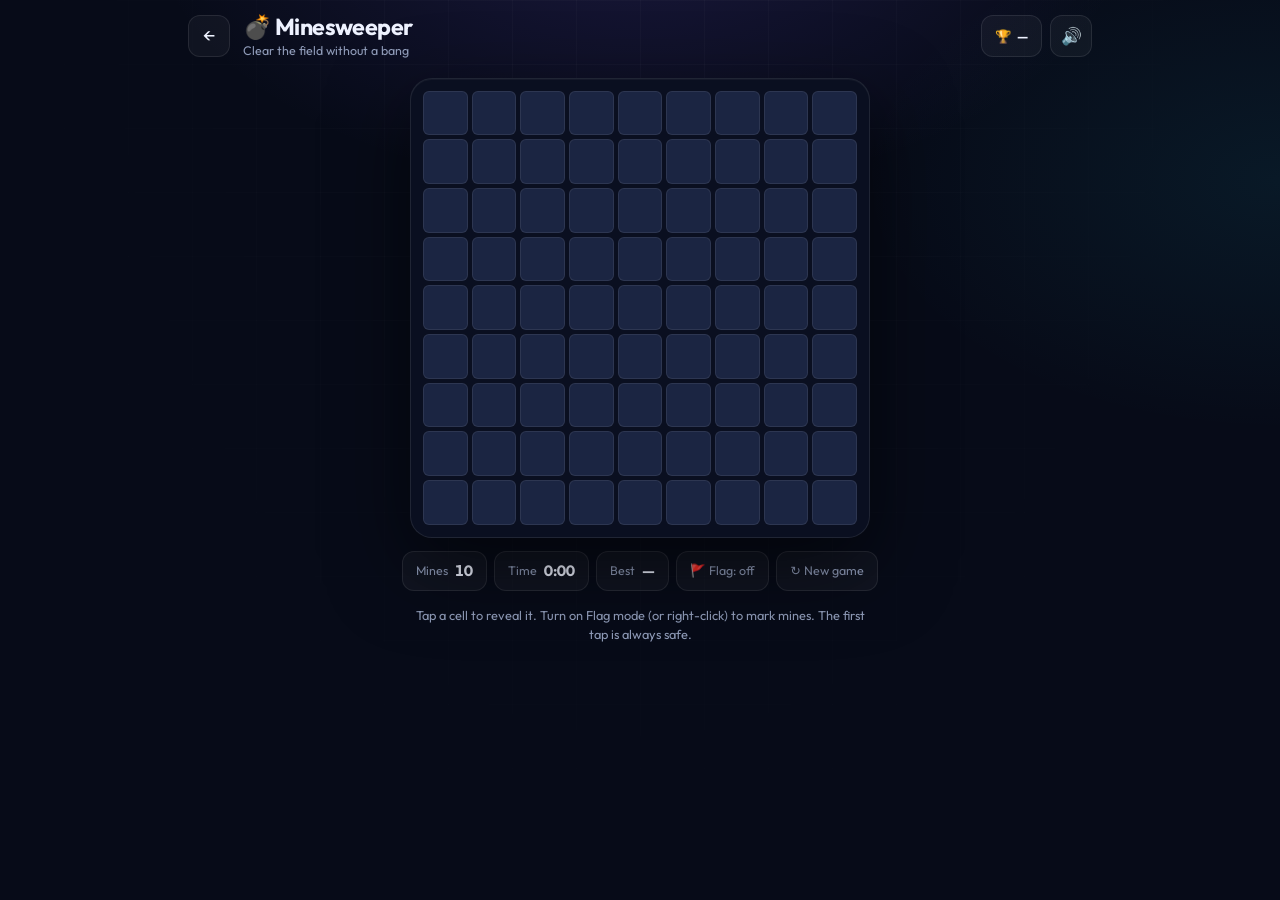
<file: games/minesweeper.html>
<!DOCTYPE html>
<html lang="en">
<head>
  <meta charset="UTF-8">
  <meta name="viewport" content="width=device-width, initial-scale=1, viewport-fit=cover">
  <meta name="theme-color" content="#070b18">
  <meta name="description" content="Play Minesweeper in your browser with touch-friendly flag mode and saved best times.">
  <title>Minesweeper · PixelPlay</title>
  <link rel="icon" href="data:image/svg+xml,<svg xmlns=%22http://www.w3.org/2000/svg%22 viewBox=%220 0 100 100%22><text y=%22.9em%22 font-size=%2290%22>🕹️</text></svg>">
  <link rel="preconnect" href="https://fonts.googleapis.com">
  <link rel="preconnect" href="https://fonts.gstatic.com" crossorigin>
  <link href="https://fonts.googleapis.com/css2?family=Outfit:wght@400;500;600;700;800&display=swap" rel="stylesheet">
  <link rel="stylesheet" href="../css/style.css">
  <link rel="stylesheet" href="../css/game.css">
</head>
<body class="game-page">
  <header class="game-top">
    <a class="icon-btn back-btn" href="../arcade.html" aria-label="Back to all games">←</a>
    <div class="game-heading">
      <h1>💣 Minesweeper</h1>
      <p>Clear the field without a bang</p>
    </div>
    <div class="game-actions">
      <span class="best-pill">🏆 <b data-best="minesweeper" data-best-mode="low" data-best-suffix="s">0</b></span>
      <button class="icon-btn" data-sound-toggle aria-label="Mute sound" title="Mute sound">🔊</button>
    </div>
  </header>

  <main class="game-main">
    <section class="stage padded" id="stage" style="--stage-w:460px;--ar:1;--g1:#f43f5e;--g2:#fb7185">
    <div class="ms-grid" id="msGrid" aria-label="Minesweeper board"></div>
    <div class="veil hidden" id="overlay">
      <div class="veil-card">
        <div class="veil-icon" id="ovIcon">🎉</div>
        <h2 id="ovTitle">Field cleared!</h2>
        <p id="ovText">You swept the field.</p>
        <button class="btn primary" id="ovBtn">Play again</button>
      </div>
    </div>
    </section>

    <div class="hud">
      <div class="hud-chip">Mines <b id="minesLeft">10</b></div>
      <div class="hud-chip">Time <b id="time">0:00</b></div>
      <div class="hud-chip">Best <b data-best="minesweeper" data-best-mode="low" data-best-suffix="s">—</b></div>
      <button class="hud-chip" id="flagBtn">🚩 Flag: off</button>
      <button class="hud-chip" id="newBtn">↻ New game</button>
    </div>

    <p class="hint">Tap a cell to reveal it. Turn on Flag mode (or right-click) to mark mines. The first tap is always safe.</p>
  </main>

  <script src="../js/common.js"></script>
  <script src="../js/games/minesweeper.js"></script>
</body>
</html>
</file>
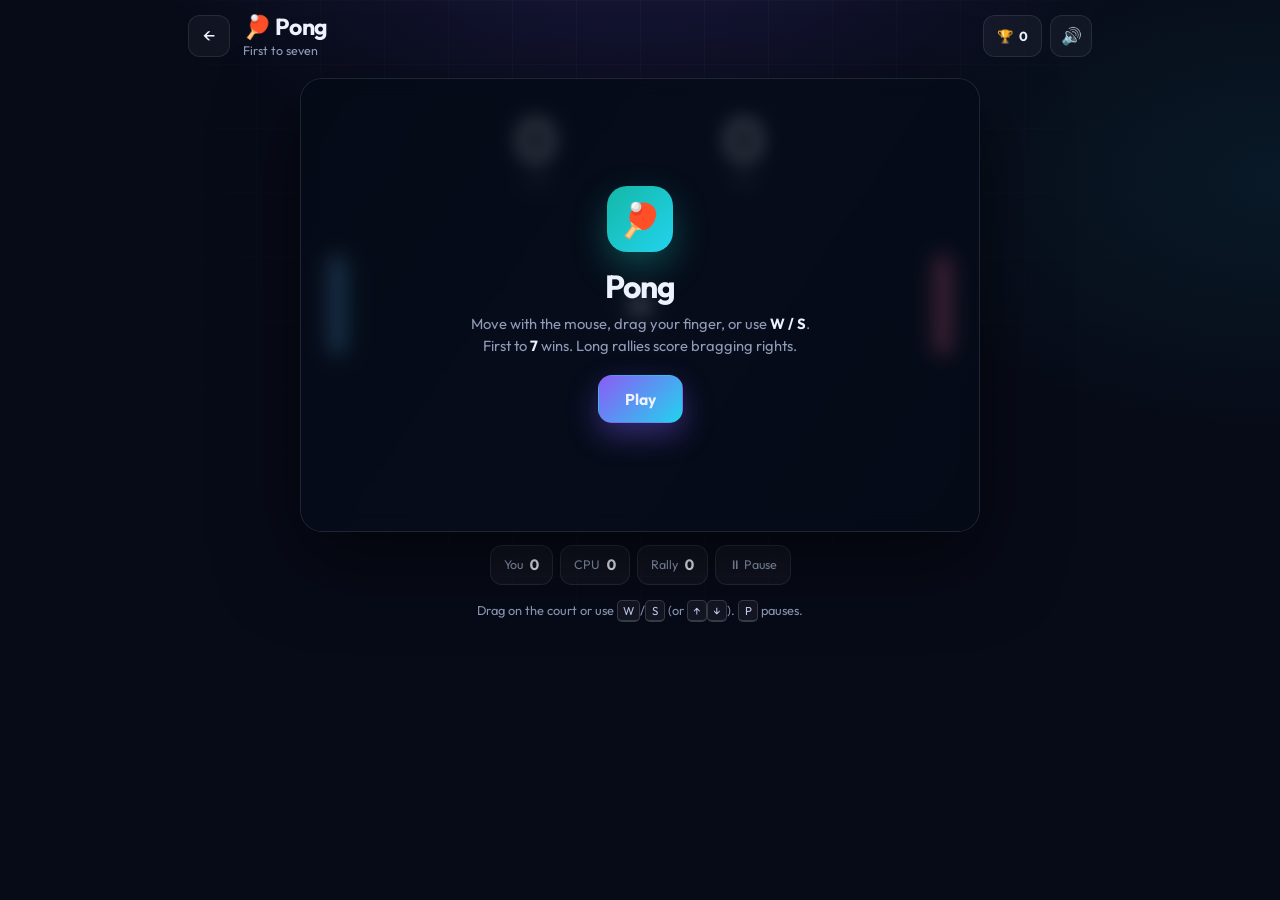
<file: games/pong.html>
<!DOCTYPE html>
<html lang="en">
<head>
  <meta charset="UTF-8">
  <meta name="viewport" content="width=device-width, initial-scale=1, viewport-fit=cover">
  <meta name="theme-color" content="#070b18">
  <meta name="description" content="Play Pong against the CPU in your browser. Drag, use W/S, and chase the longest rally.">
  <title>Pong · PixelPlay</title>
  <link rel="icon" href="data:image/svg+xml,<svg xmlns=%22http://www.w3.org/2000/svg%22 viewBox=%220 0 100 100%22><text y=%22.9em%22 font-size=%2290%22>🕹️</text></svg>">
  <link rel="preconnect" href="https://fonts.googleapis.com">
  <link rel="preconnect" href="https://fonts.gstatic.com" crossorigin>
  <link href="https://fonts.googleapis.com/css2?family=Outfit:wght@400;500;600;700;800&display=swap" rel="stylesheet">
  <link rel="stylesheet" href="../css/style.css">
  <link rel="stylesheet" href="../css/game.css">
</head>
<body class="game-page">
  <header class="game-top">
    <a class="icon-btn back-btn" href="../arcade.html" aria-label="Back to all games">←</a>
    <div class="game-heading">
      <h1>🏓 Pong</h1>
      <p>First to seven</p>
    </div>
    <div class="game-actions">
      <span class="best-pill">🏆 <b data-best="pong">0</b></span>
      <button class="icon-btn" data-sound-toggle aria-label="Mute sound" title="Mute sound">🔊</button>
    </div>
  </header>

  <main class="game-main">
    <section class="stage " id="stage" style="--stage-w:680px;--ar:1.5;--g1:#14b8a6;--g2:#22d3ee">
    <canvas id="game" width="600" height="400" aria-label="Pong court"></canvas>
    <div class="veil" id="overlay">
      <div class="veil-card">
        <div class="veil-icon" id="ovIcon">🏓</div>
        <h2 id="ovTitle">Pong</h2>
        <p id="ovText">Move with the mouse, drag your finger, or use <b>W / S</b>.<br>First to <b>7</b> wins. Long rallies score bragging rights.</p>
        <button class="btn primary" id="ovBtn">Play</button>
      </div>
    </div>
    </section>

    <div class="hud">
      <div class="hud-chip">You <b id="playerScore">0</b></div>
      <div class="hud-chip">CPU <b id="cpuScore">0</b></div>
      <div class="hud-chip">Rally <b id="best" data-best="pong">0</b></div>
      <button class="hud-chip" id="pauseBtn">⏸ Pause</button>
    </div>

    <p class="hint">Drag on the court or use <kbd>W</kbd>/<kbd>S</kbd> (or <kbd>↑</kbd><kbd>↓</kbd>). <kbd>P</kbd> pauses.</p>
  </main>

  <script src="../js/common.js"></script>
  <script src="../js/games/pong.js"></script>
</body>
</html>
</file>
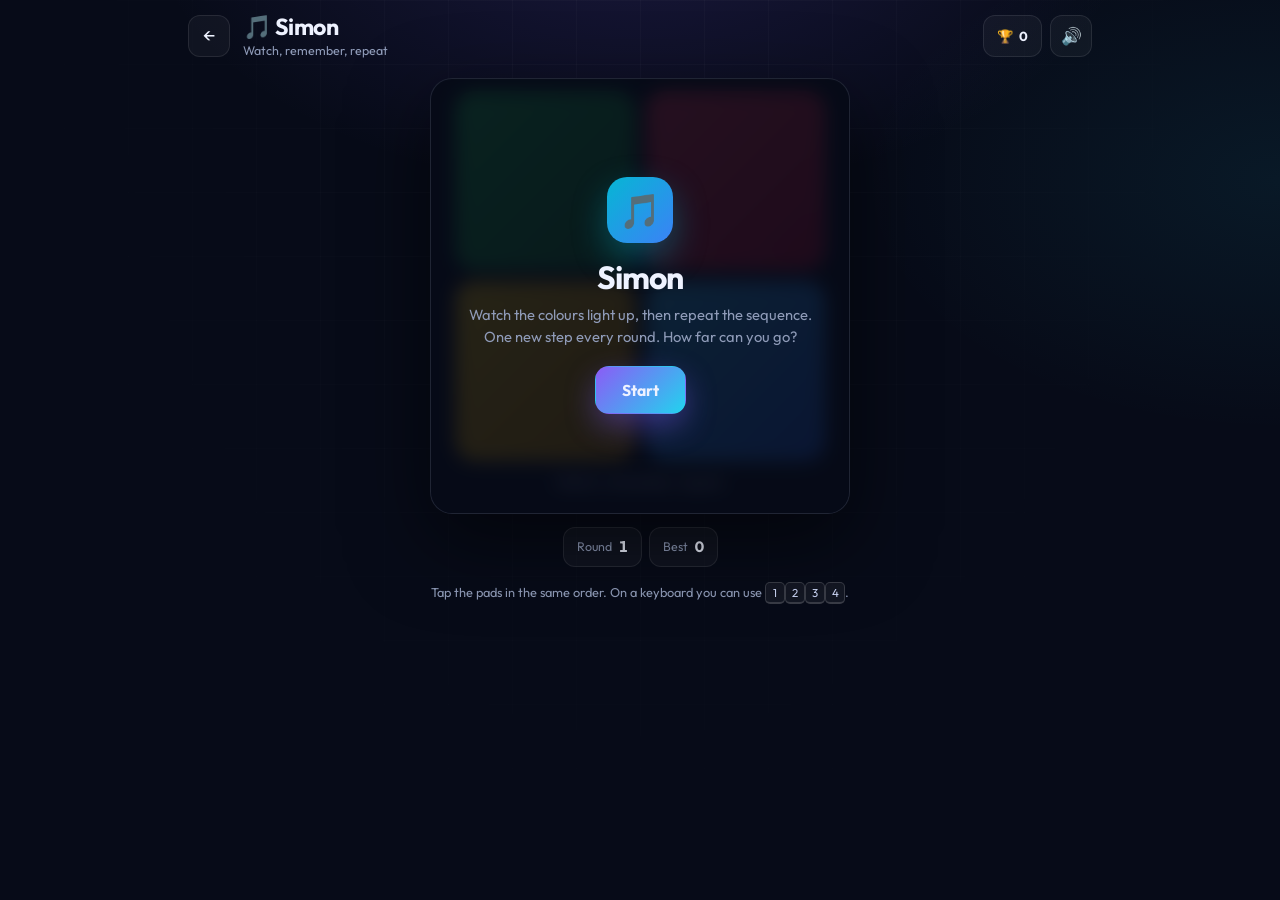
<file: games/simon.html>
<!DOCTYPE html>
<html lang="en">
<head>
  <meta charset="UTF-8">
  <meta name="viewport" content="width=device-width, initial-scale=1, viewport-fit=cover">
  <meta name="theme-color" content="#070b18">
  <meta name="description" content="Play Simon in your browser. Watch the colour sequence, repeat it, and see how many rounds you last.">
  <title>Simon · PixelPlay</title>
  <link rel="icon" href="data:image/svg+xml,<svg xmlns=%22http://www.w3.org/2000/svg%22 viewBox=%220 0 100 100%22><text y=%22.9em%22 font-size=%2290%22>🕹️</text></svg>">
  <link rel="preconnect" href="https://fonts.googleapis.com">
  <link rel="preconnect" href="https://fonts.gstatic.com" crossorigin>
  <link href="https://fonts.googleapis.com/css2?family=Outfit:wght@400;500;600;700;800&display=swap" rel="stylesheet">
  <link rel="stylesheet" href="../css/style.css">
  <link rel="stylesheet" href="../css/game.css">
</head>
<body class="game-page">
  <header class="game-top">
    <a class="icon-btn back-btn" href="../arcade.html" aria-label="Back to all games">←</a>
    <div class="game-heading">
      <h1>🎵 Simon</h1>
      <p>Watch, remember, repeat</p>
    </div>
    <div class="game-actions">
      <span class="best-pill">🏆 <b data-best="simon">0</b></span>
      <button class="icon-btn" data-sound-toggle aria-label="Mute sound" title="Mute sound">🔊</button>
    </div>
  </header>

  <main class="game-main">
    <section class="stage padded" id="stage" style="--stage-w:420px;--ar:1;--g1:#06b6d4;--g2:#3b82f6">
    <div class="simon-grid" id="simonGrid" aria-label="Simon pads">
      <button class="simon-pad green" data-pad="0" aria-label="Green pad"></button>
      <button class="simon-pad red" data-pad="1" aria-label="Red pad"></button>
      <button class="simon-pad yellow" data-pad="2" aria-label="Yellow pad"></button>
      <button class="simon-pad blue" data-pad="3" aria-label="Blue pad"></button>
    </div>
    <p class="status-line" id="status">Watch, remember, repeat.</p>
    <div class="veil" id="overlay">
      <div class="veil-card">
        <div class="veil-icon" id="ovIcon">🎵</div>
        <h2 id="ovTitle">Simon</h2>
        <p id="ovText">Watch the colours light up, then repeat the sequence.<br>One new step every round. How far can you go?</p>
        <button class="btn primary" id="ovBtn">Start</button>
      </div>
    </div>
    </section>

    <div class="hud">
      <div class="hud-chip">Round <b id="level">1</b></div>
      <div class="hud-chip">Best <b id="best" data-best="simon">0</b></div>
    </div>

    <p class="hint">Tap the pads in the same order. On a keyboard you can use <kbd>1</kbd><kbd>2</kbd><kbd>3</kbd><kbd>4</kbd>.</p>
  </main>

  <script src="../js/common.js"></script>
  <script src="../js/games/simon.js"></script>
</body>
</html>
</file>
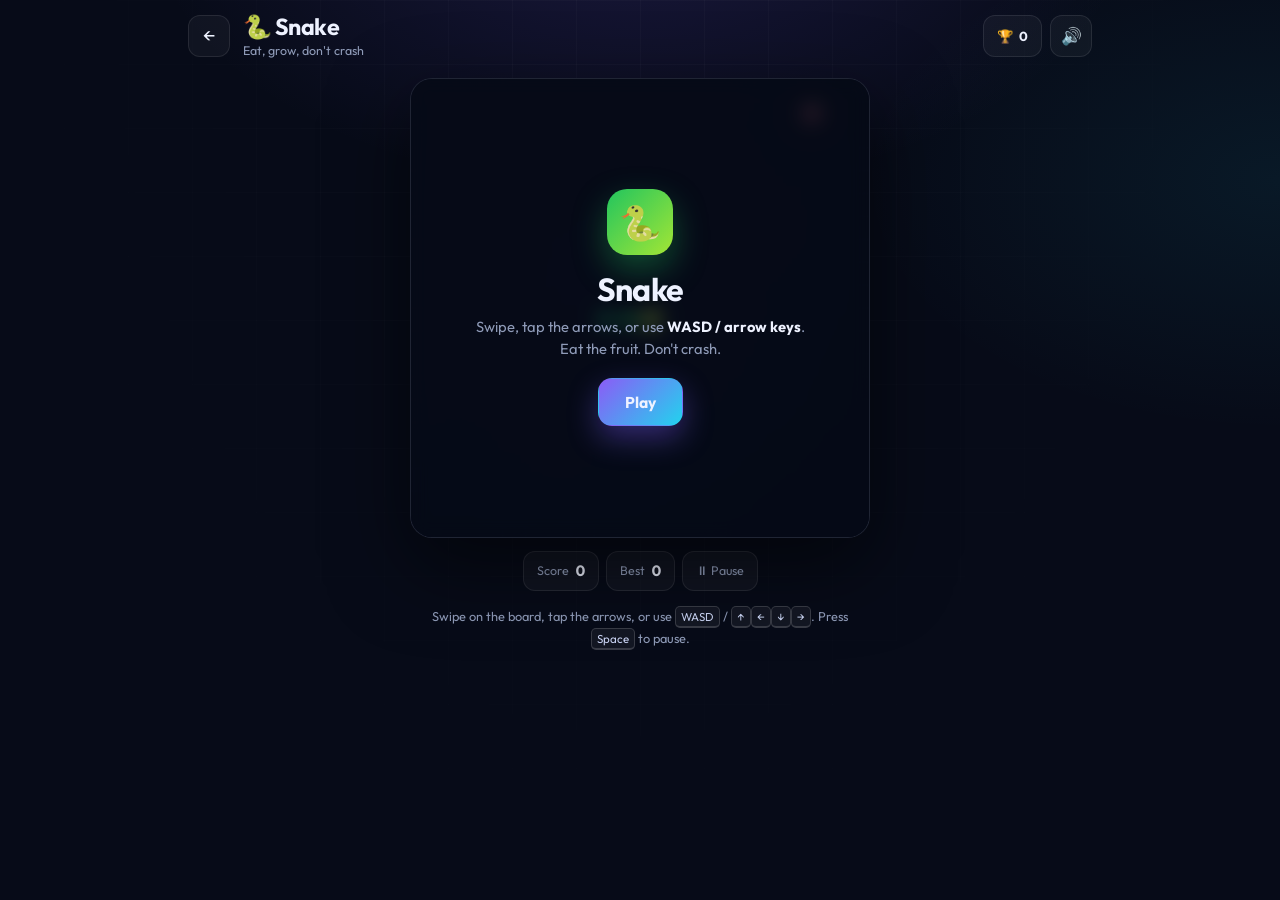
<file: games/snake.html>
<!DOCTYPE html>
<html lang="en">
<head>
  <meta charset="UTF-8">
  <meta name="viewport" content="width=device-width, initial-scale=1, viewport-fit=cover">
  <meta name="theme-color" content="#070b18">
  <meta name="description" content="Play Snake in your browser with swipe, arrow keys and on-screen controls.">
  <title>Snake · PixelPlay</title>
  <link rel="icon" href="data:image/svg+xml,<svg xmlns=%22http://www.w3.org/2000/svg%22 viewBox=%220 0 100 100%22><text y=%22.9em%22 font-size=%2290%22>🕹️</text></svg>">
  <link rel="preconnect" href="https://fonts.googleapis.com">
  <link rel="preconnect" href="https://fonts.gstatic.com" crossorigin>
  <link href="https://fonts.googleapis.com/css2?family=Outfit:wght@400;500;600;700;800&display=swap" rel="stylesheet">
  <link rel="stylesheet" href="../css/style.css">
  <link rel="stylesheet" href="../css/game.css">
</head>
<body class="game-page">
  <header class="game-top">
    <a class="icon-btn back-btn" href="../arcade.html" aria-label="Back to all games">←</a>
    <div class="game-heading">
      <h1>🐍 Snake</h1>
      <p>Eat, grow, don't crash</p>
    </div>
    <div class="game-actions">
      <span class="best-pill">🏆 <b data-best="snake">0</b></span>
      <button class="icon-btn" data-sound-toggle aria-label="Mute sound" title="Mute sound">🔊</button>
    </div>
  </header>

  <main class="game-main">
    <section class="stage " id="stage" style="--stage-w:460px;--ar:1;--g1:#22c55e;--g2:#a3e635">
    <canvas id="game" width="400" height="400" aria-label="Snake board"></canvas>
    <div class="veil" id="overlay">
      <div class="veil-card">
        <div class="veil-icon" id="ovIcon">🐍</div>
        <h2 id="ovTitle">Snake</h2>
        <p id="ovText">Swipe, tap the arrows, or use <b>WASD / arrow keys</b>.<br>Eat the fruit. Don't crash.</p>
        <button class="btn primary" id="ovBtn">Play</button>
      </div>
    </div>
    </section>

    <div class="hud">
      <div class="hud-chip">Score <b id="score">0</b></div>
      <div class="hud-chip">Best <b id="best" data-best="snake">0</b></div>
      <button class="hud-chip" id="pauseBtn">⏸ Pause</button>
    </div>

  <div class="touch-controls" aria-label="Snake controls">
    <div class="dpad">
      <button class="touch-btn up" data-dir="up" aria-label="Up">▲</button>
      <button class="touch-btn left" data-dir="left" aria-label="Left">◀</button>
      <button class="touch-btn down" data-dir="down" aria-label="Down">▼</button>
      <button class="touch-btn right" data-dir="right" aria-label="Right">▶</button>
    </div>
  </div>
    <p class="hint">Swipe on the board, tap the arrows, or use <kbd>WASD</kbd> / <kbd>↑</kbd><kbd>←</kbd><kbd>↓</kbd><kbd>→</kbd>. Press <kbd>Space</kbd> to pause.</p>
  </main>

  <script src="../js/common.js"></script>
  <script src="../js/games/snake.js"></script>
</body>
</html>
</file>
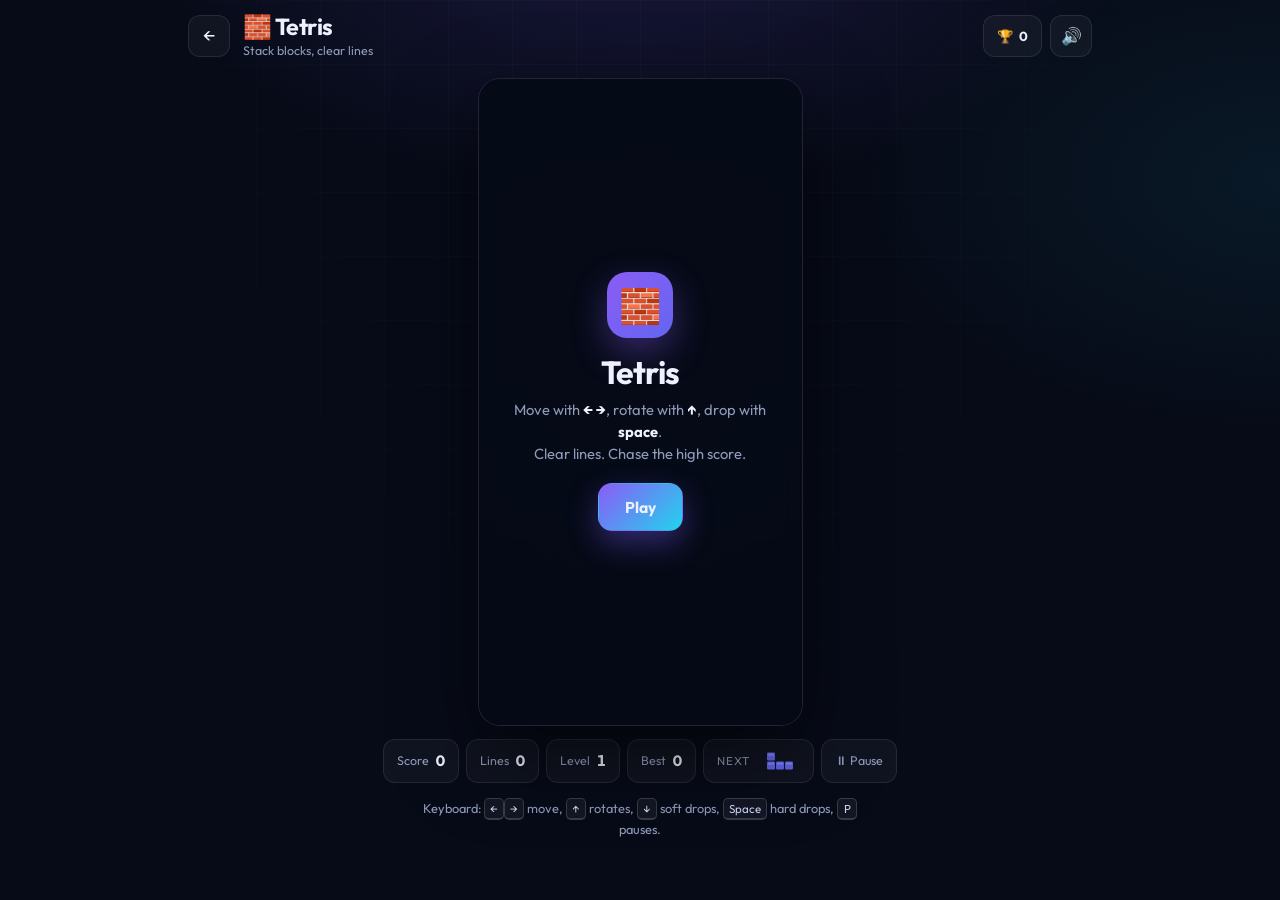
<file: games/tetris.html>
<!DOCTYPE html>
<html lang="en">
<head>
  <meta charset="UTF-8">
  <meta name="viewport" content="width=device-width, initial-scale=1, viewport-fit=cover">
  <meta name="theme-color" content="#070b18">
  <meta name="description" content="Play Tetris in your browser with touch controls, ghost pieces and saved high scores.">
  <title>Tetris · PixelPlay</title>
  <link rel="icon" href="data:image/svg+xml,<svg xmlns=%22http://www.w3.org/2000/svg%22 viewBox=%220 0 100 100%22><text y=%22.9em%22 font-size=%2290%22>🕹️</text></svg>">
  <link rel="preconnect" href="https://fonts.googleapis.com">
  <link rel="preconnect" href="https://fonts.gstatic.com" crossorigin>
  <link href="https://fonts.googleapis.com/css2?family=Outfit:wght@400;500;600;700;800&display=swap" rel="stylesheet">
  <link rel="stylesheet" href="../css/style.css">
  <link rel="stylesheet" href="../css/game.css">
</head>
<body class="game-page">
  <header class="game-top">
    <a class="icon-btn back-btn" href="../arcade.html" aria-label="Back to all games">←</a>
    <div class="game-heading">
      <h1>🧱 Tetris</h1>
      <p>Stack blocks, clear lines</p>
    </div>
    <div class="game-actions">
      <span class="best-pill">🏆 <b data-best="tetris">0</b></span>
      <button class="icon-btn" data-sound-toggle aria-label="Mute sound" title="Mute sound">🔊</button>
    </div>
  </header>

  <main class="game-main">
    <section class="stage " id="stage" style="--stage-w:360px;--ar:0.5;--g1:#8b5cf6;--g2:#6366f1">
    <canvas id="game" width="300" height="600" aria-label="Tetris board"></canvas>
    <div class="veil" id="overlay">
      <div class="veil-card">
        <div class="veil-icon" id="ovIcon">🧱</div>
        <h2 id="ovTitle">Tetris</h2>
        <p id="ovText">Move with <b>← →</b>, rotate with <b>↑</b>, drop with <b>Space</b>.<br>Clear lines. Chase the high score.</p>
        <button class="btn primary" id="ovBtn">Play</button>
      </div>
    </div>
    </section>

    <div class="hud">
      <div class="hud-chip">Score <b id="score">0</b></div>
      <div class="hud-chip">Lines <b id="lines">0</b></div>
      <div class="hud-chip">Level <b id="level">1</b></div>
      <div class="hud-chip">Best <b id="best" data-best="tetris">0</b></div>
      <div class="next-chip">Next <canvas id="next" width="84" height="84" aria-label="Next piece"></canvas></div>
      <button class="hud-chip" id="pauseBtn">⏸ Pause</button>
    </div>

  <div class="touch-controls" aria-label="Tetris controls">
    <button class="touch-btn" data-action="left" aria-label="Move left">◀</button>
    <button class="touch-btn" data-action="rotate" aria-label="Rotate">⟳</button>
    <button class="touch-btn" data-action="right" aria-label="Move right">▶</button>
    <button class="touch-btn" data-action="down" aria-label="Soft drop">▼</button>
    <button class="touch-btn accent" data-action="drop" aria-label="Hard drop">⤓</button>
  </div>
    <p class="hint">Keyboard: <kbd>←</kbd><kbd>→</kbd> move, <kbd>↑</kbd> rotates, <kbd>↓</kbd> soft drops, <kbd>Space</kbd> hard drops, <kbd>P</kbd> pauses.</p>
  </main>

  <script src="../js/common.js"></script>
  <script src="../js/games/tetris.js"></script>
</body>
</html>
</file>
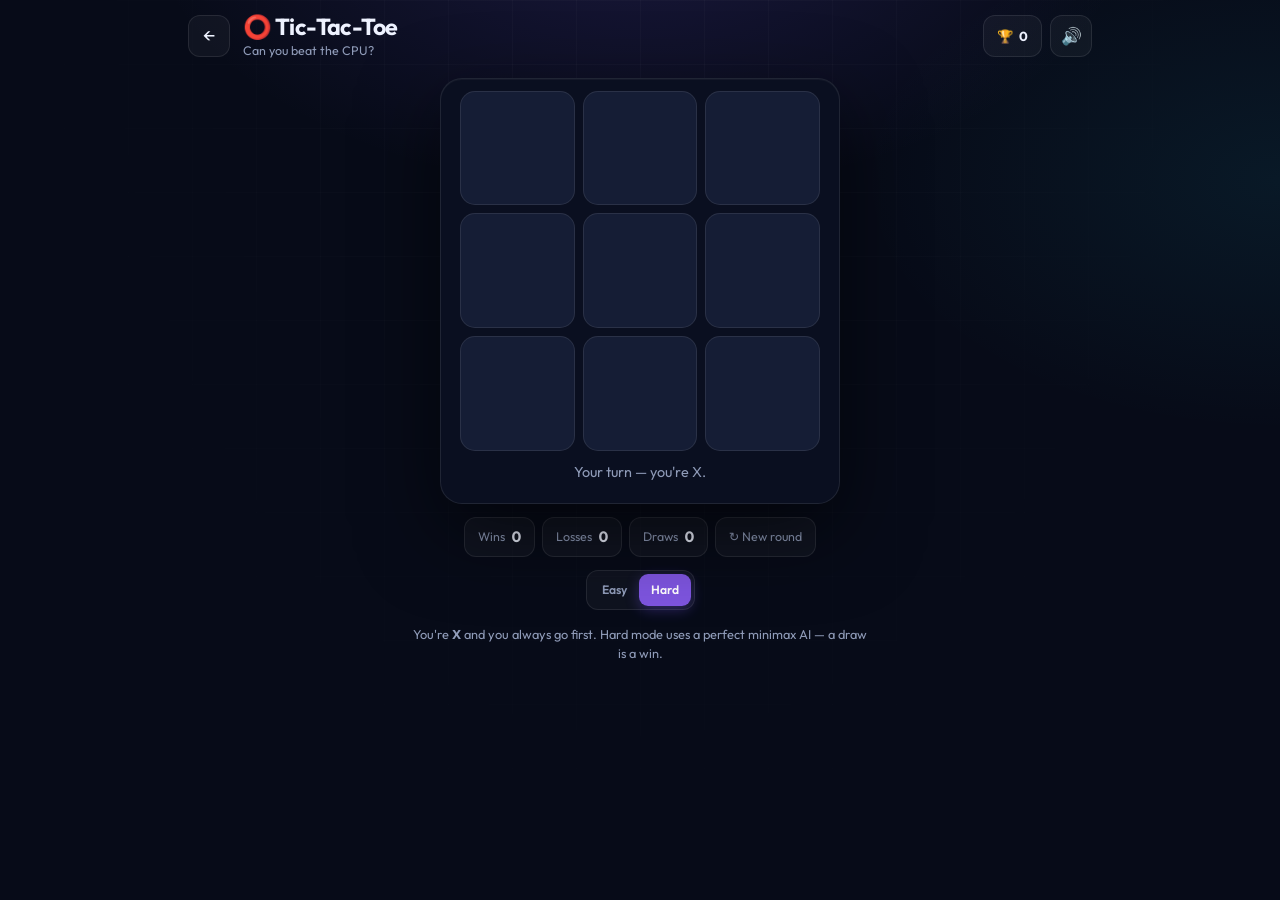
<file: games/tictactoe.html>
<!DOCTYPE html>
<html lang="en">
<head>
  <meta charset="UTF-8">
  <meta name="viewport" content="width=device-width, initial-scale=1, viewport-fit=cover">
  <meta name="theme-color" content="#070b18">
  <meta name="description" content="Play Tic-Tac-Toe against an unbeatable minimax AI, or switch to easy mode.">
  <title>Tic-Tac-Toe · PixelPlay</title>
  <link rel="icon" href="data:image/svg+xml,<svg xmlns=%22http://www.w3.org/2000/svg%22 viewBox=%220 0 100 100%22><text y=%22.9em%22 font-size=%2290%22>🕹️</text></svg>">
  <link rel="preconnect" href="https://fonts.googleapis.com">
  <link rel="preconnect" href="https://fonts.gstatic.com" crossorigin>
  <link href="https://fonts.googleapis.com/css2?family=Outfit:wght@400;500;600;700;800&display=swap" rel="stylesheet">
  <link rel="stylesheet" href="../css/style.css">
  <link rel="stylesheet" href="../css/game.css">
</head>
<body class="game-page">
  <header class="game-top">
    <a class="icon-btn back-btn" href="../arcade.html" aria-label="Back to all games">←</a>
    <div class="game-heading">
      <h1>⭕ Tic-Tac-Toe</h1>
      <p>Can you beat the CPU?</p>
    </div>
    <div class="game-actions">
      <span class="best-pill">🏆 <b data-best="tictactoe">0</b></span>
      <button class="icon-btn" data-sound-toggle aria-label="Mute sound" title="Mute sound">🔊</button>
    </div>
  </header>

  <main class="game-main">
    <section class="stage padded" id="stage" style="--stage-w:400px;--ar:1;--g1:#f59e0b;--g2:#fbbf24">
    <div class="ttt-grid" id="tttGrid" aria-label="Tic-tac-toe board"></div>
    <p class="status-line" id="status">Your turn — you're X.</p>
    </section>

    <div class="hud">
      <div class="hud-chip">Wins <b id="wins">0</b></div>
      <div class="hud-chip">Losses <b id="losses">0</b></div>
      <div class="hud-chip">Draws <b id="draws">0</b></div>
      <button class="hud-chip" id="newRoundBtn">↻ New round</button>
    </div>

  <div class="controls-row" aria-label="Difficulty">
    <div class="seg">
      <button type="button" data-level="easy">Easy</button>
      <button type="button" data-level="hard" class="active">Hard</button>
    </div>
  </div>
    <p class="hint">You're <b>X</b> and you always go first. Hard mode uses a perfect minimax AI — a draw is a win.</p>
  </main>

  <script src="../js/common.js"></script>
  <script src="../js/games/tictactoe.js"></script>
</body>
</html>
</file>
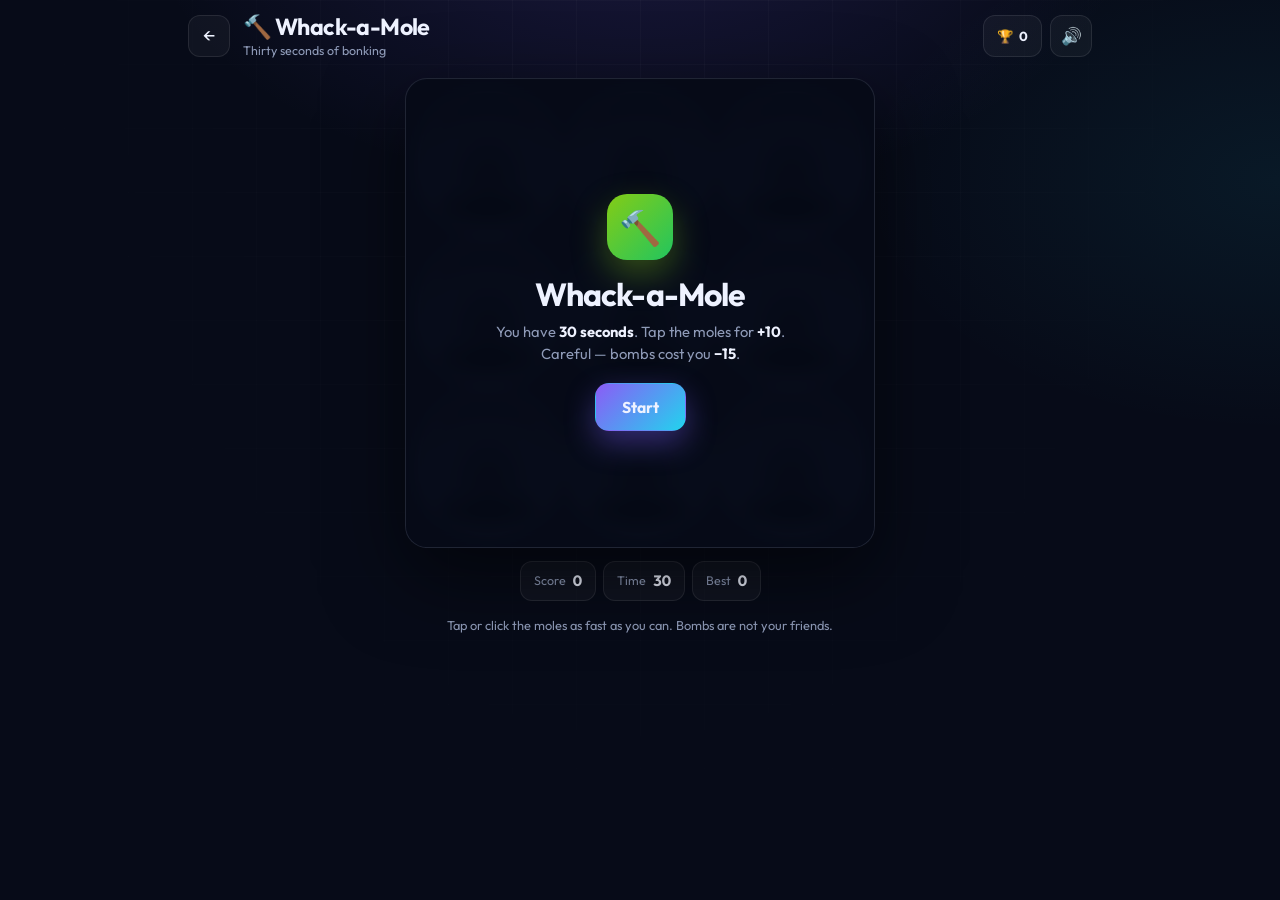
<file: games/whack.html>
<!DOCTYPE html>
<html lang="en">
<head>
  <meta charset="UTF-8">
  <meta name="viewport" content="width=device-width, initial-scale=1, viewport-fit=cover">
  <meta name="theme-color" content="#070b18">
  <meta name="description" content="Play Whack-a-Mole in your browser. Tap moles, dodge bombs and beat the 30-second clock.">
  <title>Whack-a-Mole · PixelPlay</title>
  <link rel="icon" href="data:image/svg+xml,<svg xmlns=%22http://www.w3.org/2000/svg%22 viewBox=%220 0 100 100%22><text y=%22.9em%22 font-size=%2290%22>🕹️</text></svg>">
  <link rel="preconnect" href="https://fonts.googleapis.com">
  <link rel="preconnect" href="https://fonts.gstatic.com" crossorigin>
  <link href="https://fonts.googleapis.com/css2?family=Outfit:wght@400;500;600;700;800&display=swap" rel="stylesheet">
  <link rel="stylesheet" href="../css/style.css">
  <link rel="stylesheet" href="../css/game.css">
</head>
<body class="game-page">
  <header class="game-top">
    <a class="icon-btn back-btn" href="../arcade.html" aria-label="Back to all games">←</a>
    <div class="game-heading">
      <h1>🔨 Whack-a-Mole</h1>
      <p>Thirty seconds of bonking</p>
    </div>
    <div class="game-actions">
      <span class="best-pill">🏆 <b data-best="whack">0</b></span>
      <button class="icon-btn" data-sound-toggle aria-label="Mute sound" title="Mute sound">🔊</button>
    </div>
  </header>

  <main class="game-main">
    <section class="stage padded" id="stage" style="--stage-w:470px;--ar:1;--g1:#84cc16;--g2:#22c55e">
    <div class="whack-grid" id="whackGrid" aria-label="Whack-a-mole holes"></div>
    <div class="veil" id="overlay">
      <div class="veil-card">
        <div class="veil-icon" id="ovIcon">🔨</div>
        <h2 id="ovTitle">Whack-a-Mole</h2>
        <p id="ovText">You have <b>30 seconds</b>. Tap the moles for <b>+10</b>.<br>Careful — bombs cost you <b>−15</b>.</p>
        <button class="btn primary" id="ovBtn">Start</button>
      </div>
    </div>
    </section>

    <div class="hud">
      <div class="hud-chip">Score <b id="score">0</b></div>
      <div class="hud-chip">Time <b id="time">30</b></div>
      <div class="hud-chip">Best <b id="best" data-best="whack">0</b></div>
    </div>

    <p class="hint">Tap or click the moles as fast as you can. Bombs are not your friends.</p>
  </main>

  <script src="../js/common.js"></script>
  <script src="../js/games/whack.js"></script>
</body>
</html>
</file>
<file: css/style.css>
/* ============================================================
   PixelPlay — site styles
   ============================================================ */
:root {
  --bg: #070b18;
  --bg-soft: #0b1124;
  --card: rgba(18, 26, 48, 0.72);
  --card-solid: #121a30;
  --line: rgba(255, 255, 255, 0.09);
  --line-strong: rgba(255, 255, 255, 0.16);
  --text: #eef2ff;
  --muted: #8f9bb8;
  --violet: #8b5cf6;
  --cyan: #22d3ee;
  --pink: #fb7185;
  --lime: #a3e635;
  --amber: #fbbf24;
  --radius: 22px;
  --shadow: 0 24px 70px rgba(0, 0, 0, 0.5);
  --font: "Outfit", ui-sans-serif, system-ui, -apple-system, "Segoe UI", sans-serif;
}

* { box-sizing: border-box; }

html {
  scroll-behavior: smooth;
  -webkit-text-size-adjust: 100%;
}

body {
  margin: 0;
  min-height: 100vh;
  font-family: var(--font);
  color: var(--text);
  background:
    radial-gradient(900px 520px at 12% -10%, rgba(124, 92, 255, 0.2), transparent 62%),
    radial-gradient(820px 520px at 92% -5%, rgba(34, 211, 238, 0.13), transparent 58%),
    radial-gradient(760px 520px at 50% 112%, rgba(251, 113, 133, 0.09), transparent 62%),
    var(--bg);
  -webkit-font-smoothing: antialiased;
  text-rendering: optimizeLegibility;
  overflow-x: hidden;
}

body::before {
  content: "";
  position: fixed;
  inset: 0;
  z-index: 0;
  pointer-events: none;
  background-image:
    linear-gradient(rgba(255, 255, 255, 0.024) 1px, transparent 1px),
    linear-gradient(90deg, rgba(255, 255, 255, 0.024) 1px, transparent 1px);
  background-size: 64px 64px;
  -webkit-mask-image: radial-gradient(ellipse at 50% 0%, #000 15%, transparent 72%);
  mask-image: radial-gradient(ellipse at 50% 0%, #000 15%, transparent 72%);
}

::selection { background: rgba(139, 92, 246, 0.45); color: #fff; }

a { color: inherit; text-decoration: none; }
button { font: inherit; color: inherit; }
img { max-width: 100%; }

:focus-visible {
  outline: 2px solid var(--cyan);
  outline-offset: 3px;
  border-radius: 8px;
}

.wrap {
  width: min(1180px, 100%);
  margin: 0 auto;
  padding: 0 22px;
}

/* ---------------- Header ---------------- */
.site-header {
  position: sticky;
  top: 0;
  z-index: 50;
  background: rgba(7, 11, 24, 0.72);
  border-bottom: 1px solid var(--line);
  -webkit-backdrop-filter: blur(18px);
  backdrop-filter: blur(18px);
}

.nav {
  display: flex;
  align-items: center;
  gap: 14px;
  height: 68px;
}

.logo {
  display: inline-flex;
  align-items: center;
  gap: 11px;
  font-weight: 800;
  font-size: 1.18rem;
  letter-spacing: -0.03em;
}

.logo-mark {
  display: grid;
  place-items: center;
  width: 40px;
  height: 40px;
  border-radius: 13px;
  font-size: 21px;
  background: linear-gradient(135deg, var(--violet), var(--cyan));
  box-shadow: 0 8px 26px rgba(124, 92, 255, 0.45), inset 0 1px 0 rgba(255, 255, 255, 0.35);
  transform: rotate(-3deg);
}

.logo b { font-weight: 800; }
.logo em {
  font-style: normal;
  background: linear-gradient(90deg, #a78bfa, #22d3ee);
  -webkit-background-clip: text;
  background-clip: text;
  color: transparent;
}

.nav-spacer { flex: 1; }

.nav-link {
  padding: 9px 13px;
  border-radius: 11px;
  color: var(--muted);
  font-size: 0.92rem;
  font-weight: 500;
  transition: color 0.18s, background 0.18s;
}
.nav-link:hover { color: var(--text); background: rgba(255, 255, 255, 0.06); }

.icon-btn {
  display: inline-grid;
  place-items: center;
  width: 42px;
  height: 42px;
  padding: 0;
  border: 1px solid var(--line);
  border-radius: 12px;
  background: rgba(255, 255, 255, 0.04);
  cursor: pointer;
  font-size: 1.05rem;
  transition: background 0.18s, border-color 0.18s, transform 0.12s;
}
.icon-btn:hover { background: rgba(255, 255, 255, 0.09); border-color: var(--line-strong); }
.icon-btn:active { transform: scale(0.94); }

/* ---------------- Hero ---------------- */
.hero {
  position: relative;
  z-index: 1;
  padding: 74px 0 30px;
  text-align: center;
}

.eyebrow {
  display: inline-flex;
  align-items: center;
  gap: 8px;
  padding: 7px 14px;
  border: 1px solid rgba(139, 92, 246, 0.35);
  border-radius: 999px;
  background: rgba(139, 92, 246, 0.11);
  color: #c4b5fd;
  font-size: 0.78rem;
  font-weight: 600;
  letter-spacing: 0.09em;
  text-transform: uppercase;
}

.eyebrow .dot {
  width: 7px;
  height: 7px;
  border-radius: 50%;
  background: var(--lime);
  box-shadow: 0 0 12px var(--lime);
  animation: pulse 2.2s ease-in-out infinite;
}

.hero h1 {
  margin: 22px auto 18px;
  max-width: 900px;
  font-size: clamp(2.7rem, 7.4vw, 5.1rem);
  line-height: 0.96;
  letter-spacing: -0.045em;
  font-weight: 800;
}

.gradient-text {
  background: linear-gradient(92deg, #a78bfa 0%, #22d3ee 48%, #fb7185 100%);
  -webkit-background-clip: text;
  background-clip: text;
  color: transparent;
}

.hero-sub {
  max-width: 580px;
  margin: 0 auto 30px;
  color: var(--muted);
  font-size: clamp(1rem, 2.2vw, 1.14rem);
  line-height: 1.6;
}

.hero-sub strong { color: var(--text); font-weight: 600; }

/* Search + actions */
.hero-actions {
  display: flex;
  align-items: center;
  justify-content: center;
  gap: 10px;
  max-width: 640px;
  margin: 0 auto;
}

.search-box {
  position: relative;
  flex: 1;
  min-width: 0;
}

.search-box .search-icon {
  position: absolute;
  left: 16px;
  top: 50%;
  transform: translateY(-50%);
  color: var(--muted);
  font-size: 1rem;
  pointer-events: none;
}

.search-box input {
  width: 100%;
  height: 54px;
  padding: 0 52px 0 44px;
  border: 1px solid var(--line-strong);
  border-radius: 16px;
  background: rgba(15, 22, 42, 0.85);
  color: var(--text);
  font: inherit;
  font-size: 1rem;
  outline: none;
  transition: border-color 0.2s, box-shadow 0.2s, background 0.2s;
}
.search-box input::placeholder { color: #6b7694; }
.search-box input:focus {
  border-color: rgba(34, 211, 238, 0.65);
  box-shadow: 0 0 0 4px rgba(34, 211, 238, 0.12);
  background: rgba(15, 22, 42, 0.98);
}

.search-box kbd {
  position: absolute;
  right: 14px;
  top: 50%;
  transform: translateY(-50%);
  display: grid;
  place-items: center;
  min-width: 26px;
  height: 26px;
  padding: 0 6px;
  border: 1px solid var(--line-strong);
  border-radius: 7px;
  color: var(--muted);
  font-family: var(--font);
  font-size: 0.75rem;
  pointer-events: none;
}

.random-btn {
  display: inline-flex;
  align-items: center;
  gap: 8px;
  height: 54px;
  padding: 0 20px;
  border: 1px solid var(--line-strong);
  border-radius: 16px;
  background: linear-gradient(135deg, rgba(139, 92, 246, 0.9), rgba(34, 211, 238, 0.85));
  color: #fff;
  font-weight: 700;
  font-size: 0.95rem;
  cursor: pointer;
  white-space: nowrap;
  box-shadow: 0 12px 30px rgba(124, 92, 255, 0.3);
  transition: transform 0.16s, box-shadow 0.16s, filter 0.16s;
}
.random-btn:hover { transform: translateY(-2px); box-shadow: 0 16px 38px rgba(124, 92, 255, 0.42); filter: brightness(1.06); }
.random-btn:active { transform: scale(0.97); }

.hero-meta {
  display: flex;
  flex-wrap: wrap;
  justify-content: center;
  gap: 8px 22px;
  margin-top: 22px;
  color: var(--muted);
  font-size: 0.86rem;
}
.hero-meta span,
.hero-meta a { display: inline-flex; align-items: center; gap: 7px; }
.hero-meta a:hover { color: var(--text); }

/* ---------------- Filters ---------------- */
.filters {
  position: relative;
  z-index: 1;
  display: flex;
  flex-wrap: wrap;
  justify-content: center;
  gap: 8px;
  padding: 22px 0 8px;
}

.chip {
  padding: 9px 16px;
  border: 1px solid var(--line);
  border-radius: 999px;
  background: rgba(255, 255, 255, 0.035);
  color: var(--muted);
  font-size: 0.87rem;
  font-weight: 500;
  cursor: pointer;
  transition: all 0.18s;
}
.chip:hover { color: var(--text); border-color: var(--line-strong); background: rgba(255, 255, 255, 0.07); }
.chip.active {
  color: #fff;
  border-color: transparent;
  background: linear-gradient(135deg, rgba(139, 92, 246, 0.95), rgba(34, 211, 238, 0.85));
  box-shadow: 0 8px 24px rgba(124, 92, 255, 0.28);
}

/* ---------------- Games ---------------- */
.games-section {
  position: relative;
  z-index: 1;
  padding: 26px 0 20px;
}

.section-head {
  display: flex;
  align-items: flex-end;
  justify-content: space-between;
  gap: 16px;
  margin-bottom: 18px;
}

.section-head h2 {
  margin: 0;
  font-size: clamp(1.35rem, 3vw, 1.7rem);
  letter-spacing: -0.025em;
}

.section-head p {
  margin: 4px 0 0;
  color: var(--muted);
  font-size: 0.9rem;
}

.game-count {
  color: var(--muted);
  font-size: 0.85rem;
  white-space: nowrap;
}

.cards {
  display: grid;
  grid-template-columns: repeat(auto-fill, minmax(248px, 1fr));
  gap: 18px;
}

.card {
  position: relative;
  display: flex;
  flex-direction: column;
  gap: 15px;
  padding: 19px;
  border: 1px solid var(--line);
  border-radius: var(--radius);
  background:
    linear-gradient(180deg, rgba(24, 33, 60, 0.82), rgba(13, 19, 38, 0.92));
  overflow: hidden;
  isolation: isolate;
  transition: transform 0.24s cubic-bezier(0.2, 0.7, 0.3, 1), border-color 0.24s, box-shadow 0.24s;
  animation: cardIn 0.55s cubic-bezier(0.2, 0.7, 0.3, 1) both;
  animation-delay: calc(var(--i, 0) * 45ms);
}

.card::before {
  content: "";
  position: absolute;
  z-index: -1;
  width: 210px;
  height: 210px;
  right: -80px;
  top: -110px;
  border-radius: 50%;
  background: radial-gradient(circle, var(--g1, #8b5cf6) 0%, transparent 68%);
  opacity: 0.24;
  transition: opacity 0.25s, transform 0.25s;
}

.card::after {
  content: "";
  position: absolute;
  inset: 0;
  z-index: -1;
  border-radius: inherit;
  background: linear-gradient(120deg, transparent 30%, rgba(255, 255, 255, 0.05) 50%, transparent 70%);
  transform: translateX(-120%);
  transition: transform 0.6s ease;
}

.card:hover {
  transform: translateY(-6px);
  border-color: color-mix(in srgb, var(--g2, #22d3ee) 55%, transparent);
  box-shadow: 0 24px 54px rgba(0, 0, 0, 0.45), 0 0 0 1px color-mix(in srgb, var(--g2, #22d3ee) 25%, transparent);
}
.card:hover::before { opacity: 0.38; transform: scale(1.12); }
.card:hover::after { transform: translateX(120%); }
.card:hover .play { color: var(--text); gap: 7px; }
.card:hover .card-icon { transform: rotate(-4deg) scale(1.05); }

.card-top {
  display: flex;
  align-items: flex-start;
  justify-content: space-between;
  gap: 10px;
}

.card-icon {
  display: grid;
  place-items: center;
  width: 56px;
  height: 56px;
  border-radius: 17px;
  font-size: 29px;
  line-height: 1;
  background: linear-gradient(135deg, var(--g1, #8b5cf6), var(--g2, #22d3ee));
  box-shadow: 0 12px 26px color-mix(in srgb, var(--g1, #8b5cf6) 32%, transparent), inset 0 1px 0 rgba(255, 255, 255, 0.35);
  transition: transform 0.25s cubic-bezier(0.2, 0.7, 0.3, 1);
}

.card-tag {
  padding: 5px 10px;
  border: 1px solid var(--line);
  border-radius: 999px;
  background: rgba(255, 255, 255, 0.04);
  color: var(--muted);
  font-size: 0.68rem;
  font-weight: 600;
  letter-spacing: 0.08em;
  text-transform: uppercase;
}

.card h3 {
  margin: 0 0 5px;
  font-size: 1.18rem;
  letter-spacing: -0.02em;
}

.card p {
  margin: 0;
  color: var(--muted);
  font-size: 0.88rem;
  line-height: 1.45;
}

.card-foot {
  display: flex;
  align-items: center;
  justify-content: space-between;
  gap: 10px;
  margin-top: auto;
  padding-top: 13px;
  border-top: 1px solid var(--line);
}

.best {
  color: var(--muted);
  font-size: 0.78rem;
}
.best b { color: #cbd5f5; font-weight: 600; }

.play {
  display: inline-flex;
  align-items: center;
  gap: 5px;
  color: var(--muted);
  font-size: 0.82rem;
  font-weight: 600;
  transition: color 0.18s, gap 0.18s;
}
.play span { transition: transform 0.18s; }
.card:hover .play span { transform: translateX(2px); }

.empty-state {
  display: none;
  padding: 64px 20px;
  border: 1px dashed var(--line-strong);
  border-radius: var(--radius);
  text-align: center;
  color: var(--muted);
}
.empty-state.show { display: block; }
.empty-state .big { font-size: 2.2rem; margin-bottom: 10px; }
.empty-state h3 { color: var(--text); margin: 0 0 6px; }

.btn {
  display: inline-flex;
  align-items: center;
  justify-content: center;
  gap: 8px;
  min-height: 46px;
  padding: 0 24px;
  border: 1px solid var(--line-strong);
  border-radius: 14px;
  background: rgba(255, 255, 255, 0.07);
  color: var(--text);
  font-weight: 700;
  font-size: 0.95rem;
  cursor: pointer;
  transition: transform 0.14s, filter 0.14s, box-shadow 0.14s;
}
.btn:hover { filter: brightness(1.1); }
.btn:active { transform: scale(0.96); }
.btn.primary {
  border-color: transparent;
  background: linear-gradient(135deg, #8b5cf6, #22d3ee);
  box-shadow: 0 12px 30px rgba(124, 92, 255, 0.38);
}

/* ---------------- Features ---------------- */
.features {
  position: relative;
  z-index: 1;
  display: grid;
  grid-template-columns: repeat(3, 1fr);
  gap: 14px;
  padding: 34px 0 70px;
}

.feature {
  display: flex;
  align-items: flex-start;
  gap: 13px;
  padding: 18px;
  border: 1px solid var(--line);
  border-radius: 18px;
  background: rgba(255, 255, 255, 0.025);
}

.feature-icon {
  display: grid;
  place-items: center;
  flex: none;
  width: 42px;
  height: 42px;
  border-radius: 12px;
  background: rgba(139, 92, 246, 0.14);
  font-size: 1.2rem;
}

.feature h3 { margin: 0 0 3px; font-size: 0.96rem; }
.feature p { margin: 0; color: var(--muted); font-size: 0.82rem; line-height: 1.45; }

/* ---------------- Footer ---------------- */
.site-footer {
  position: relative;
  z-index: 1;
  border-top: 1px solid var(--line);
  background: rgba(6, 9, 20, 0.6);
}

.footer-inner {
  display: flex;
  align-items: center;
  justify-content: space-between;
  gap: 18px;
  flex-wrap: wrap;
  padding: 26px 0;
  color: var(--muted);
  font-size: 0.84rem;
}

.footer-inner .logo { font-size: 1rem; }
.footer-inner .logo-mark { width: 32px; height: 32px; font-size: 17px; border-radius: 10px; }
.footer-links { display: flex; gap: 18px; }
.footer-links a:hover { color: var(--text); }

/* ---------------- Animations ---------------- */
@keyframes pulse {
  0%, 100% { opacity: 1; transform: scale(1); }
  50% { opacity: 0.55; transform: scale(0.82); }
}

@keyframes cardIn {
  from { opacity: 0; transform: translateY(16px) scale(0.98); }
  to { opacity: 1; transform: none; }
}

@media (prefers-reduced-motion: reduce) {
  *, *::before, *::after {
    animation-duration: 0.001ms !important;
    animation-iteration-count: 1 !important;
    transition-duration: 0.001ms !important;
    scroll-behavior: auto !important;
  }
}

/* ---------------- Responsive ---------------- */
@media (max-width: 720px) {
  .nav { height: 60px; }
  .nav-link { display: none; }
  .hero { padding: 50px 0 22px; }
  .hero-actions { flex-direction: column; align-items: stretch; }
  .random-btn { justify-content: center; }
  .search-box kbd { display: none; }
  .search-box input { padding-right: 16px; }
  .features { grid-template-columns: 1fr; padding-bottom: 50px; }
  .footer-inner { justify-content: center; text-align: center; }
  .cards { grid-template-columns: repeat(auto-fill, minmax(215px, 1fr)); gap: 14px; }
  .card { padding: 16px; }
  .card-icon { width: 50px; height: 50px; font-size: 25px; border-radius: 15px; }
  .section-head { align-items: flex-start; flex-direction: column; gap: 4px; }
}

@media (max-width: 420px) {
  .wrap { padding: 0 16px; }
  .hero h1 { letter-spacing: -0.035em; }
  .hero h1 br { display: none; }
  .cards { grid-template-columns: 1fr 1fr; gap: 11px; }
  .card { gap: 11px; padding: 13px; border-radius: 18px; }
  .card-icon { width: 42px; height: 42px; font-size: 22px; border-radius: 13px; }
  .card-tag { font-size: 0.6rem; padding: 4px 7px; }
  .card h3 { font-size: 1.02rem; }
  .card p { font-size: 0.78rem; }
  .card-foot { flex-direction: column; align-items: flex-start; gap: 4px; padding-top: 9px; }
  .play { display: none; }
  .best { font-size: 0.72rem; }
  .hero-meta { font-size: 0.78rem; gap: 6px 14px; }
}
</file>
<file: css/game.css>
/* ============================================================
   PixelPlay — game shell + game-specific styles
   ============================================================ */

body.game-page {
  background:
    radial-gradient(800px 460px at 50% -10%, rgba(124, 92, 255, 0.16), transparent 62%),
    radial-gradient(700px 420px at 100% 20%, rgba(34, 211, 238, 0.07), transparent 60%),
    var(--bg);
  overscroll-behavior-y: none;
}

.game-top {
  position: relative;
  z-index: 20;
  display: flex;
  align-items: center;
  gap: 13px;
  width: min(940px, 100%);
  margin: 0 auto;
  padding: 14px 18px;
}

.back-btn { flex: none; font-size: 1.15rem; }

.game-heading { min-width: 0; }
.game-heading h1 {
  margin: 0;
  font-size: clamp(1.15rem, 3.4vw, 1.45rem);
  letter-spacing: -0.025em;
  line-height: 1.15;
}
.game-heading p {
  margin: 2px 0 0;
  color: var(--muted);
  font-size: 0.78rem;
  white-space: nowrap;
  overflow: hidden;
  text-overflow: ellipsis;
}

.game-actions {
  display: flex;
  align-items: center;
  gap: 8px;
  margin-left: auto;
}

.best-pill {
  display: inline-flex;
  align-items: center;
  gap: 6px;
  height: 42px;
  padding: 0 13px;
  border: 1px solid var(--line);
  border-radius: 12px;
  background: rgba(255, 255, 255, 0.04);
  color: var(--muted);
  font-size: 0.82rem;
  white-space: nowrap;
}
.best-pill b { color: var(--text); font-weight: 700; }

.game-main {
  position: relative;
  z-index: 1;
  display: flex;
  flex-direction: column;
  align-items: center;
  gap: 13px;
  width: min(940px, 100%);
  margin: 0 auto;
  padding: 6px 16px 44px;
}

/* ---------------- Stage ---------------- */
.stage {
  position: relative;
  width: 100%;
  max-width: min(var(--stage-w, 520px), calc((100vh - 250px) * var(--ar, 1)));
  max-width: min(var(--stage-w, 520px), calc((100dvh - 250px) * var(--ar, 1)));
  border: 1px solid var(--line);
  border-radius: 22px;
  background: #0a0f20;
  box-shadow: 0 28px 80px rgba(0, 0, 0, 0.55), inset 0 1px 0 rgba(255, 255, 255, 0.04);
  overflow: hidden;
  touch-action: none;
  -webkit-tap-highlight-color: transparent;
  user-select: none;
}

.stage canvas {
  display: block;
  width: 100%;
  height: auto;
  touch-action: none;
}

.stage.no-pad { padding: 0; }
.stage.padded { --pad: 24px; padding: 12px; }
.stage:has(.status-line) { --pad: 52px; }

/* ---------------- Overlay ---------------- */
.veil {
  position: absolute;
  inset: 0;
  z-index: 8;
  display: flex;
  align-items: center;
  justify-content: center;
  padding: 22px;
  overflow-y: auto;
  touch-action: pan-y;
  background: rgba(6, 10, 22, 0.76);
  -webkit-backdrop-filter: blur(9px);
  backdrop-filter: blur(9px);
  transition: opacity 0.22s ease, visibility 0.22s;
  -webkit-overflow-scrolling: touch;
}
.veil.hidden {
  opacity: 0;
  visibility: hidden;
  pointer-events: none;
}

.veil-card { max-width: 360px; margin: auto; text-align: center; }

.veil-icon {
  display: grid;
  place-items: center;
  width: 66px;
  height: 66px;
  margin: 0 auto 14px;
  border-radius: 20px;
  font-size: 34px;
  background: linear-gradient(135deg, var(--g1, #8b5cf6), var(--g2, #22d3ee));
  box-shadow: 0 14px 34px color-mix(in srgb, var(--g1, #8b5cf6) 35%, transparent);
}

.veil h2 {
  margin: 0 0 7px;
  font-size: clamp(1.5rem, 5vw, 2rem);
  letter-spacing: -0.03em;
}

.veil p {
  margin: 0 0 18px;
  color: var(--muted);
  font-size: 0.92rem;
  line-height: 1.5;
}
.veil p b { color: var(--text); }

.btn {
  display: inline-flex;
  align-items: center;
  justify-content: center;
  gap: 8px;
  min-height: 48px;
  padding: 0 26px;
  border: 1px solid var(--line-strong);
  border-radius: 14px;
  background: rgba(255, 255, 255, 0.07);
  color: var(--text);
  font-weight: 700;
  font-size: 0.98rem;
  cursor: pointer;
  transition: transform 0.14s, filter 0.14s, box-shadow 0.14s;
  -webkit-tap-highlight-color: transparent;
}
.btn:hover { filter: brightness(1.1); }
.btn:active { transform: scale(0.96); }

.btn.primary {
  border-color: transparent;
  background: linear-gradient(135deg, #8b5cf6, #22d3ee);
  box-shadow: 0 12px 30px rgba(124, 92, 255, 0.38);
}

/* ---------------- HUD ---------------- */
.hud {
  display: flex;
  flex-wrap: wrap;
  justify-content: center;
  gap: 7px;
  width: 100%;
  max-width: var(--stage-w, 520px);
}

.hud-chip {
  display: inline-flex;
  align-items: center;
  gap: 7px;
  min-height: 40px;
  padding: 0 13px;
  border: 1px solid var(--line);
  border-radius: 12px;
  background: rgba(255, 255, 255, 0.04);
  color: var(--muted);
  font-size: 0.78rem;
  white-space: nowrap;
}
.hud-chip b {
  color: var(--text);
  font-size: 0.94rem;
  font-weight: 700;
  font-variant-numeric: tabular-nums;
}
.hud-chip.heart { color: #fb7185; letter-spacing: 2px; }
.hud-chip.heart b { color: inherit; letter-spacing: 0; }

button.hud-chip {
  cursor: pointer;
  transition: background 0.16s, border-color 0.16s, transform 0.12s;
  -webkit-tap-highlight-color: transparent;
}
button.hud-chip:hover { background: rgba(255, 255, 255, 0.08); border-color: var(--line-strong); }
button.hud-chip:active { transform: scale(0.96); }
button.hud-chip.active {
  background: rgba(251, 191, 36, 0.14);
  border-color: rgba(251, 191, 36, 0.4);
  color: #fbbf24;
}

/* ---------------- Touch controls ---------------- */
.touch-controls {
  display: flex;
  align-items: center;
  justify-content: center;
  gap: 8px;
  width: 100%;
  max-width: var(--stage-w, 520px);
  padding-top: 2px;
}

.touch-btn {
  display: grid;
  place-items: center;
  width: 56px;
  height: 56px;
  padding: 0;
  border: 1px solid var(--line-strong);
  border-radius: 15px;
  background: linear-gradient(180deg, rgba(31, 42, 74, 0.9), rgba(17, 25, 47, 0.95));
  color: var(--text);
  font-size: 1.2rem;
  font-weight: 700;
  cursor: pointer;
  touch-action: none;
  -webkit-tap-highlight-color: transparent;
  transition: transform 0.08s, filter 0.08s;
  box-shadow: 0 4px 0 rgba(0, 0, 0, 0.35);
}
.touch-btn:active, .touch-btn.pressed {
  transform: translateY(3px);
  filter: brightness(1.3);
  box-shadow: 0 1px 0 rgba(0, 0, 0, 0.35);
}
.touch-btn.wide { width: 72px; font-size: 0.78rem; letter-spacing: 0.04em; }
.touch-btn.accent {
  border-color: transparent;
  background: linear-gradient(135deg, #8b5cf6, #22d3ee);
  box-shadow: 0 4px 0 rgba(76, 29, 149, 0.55);
}

.dpad {
  display: grid;
  grid-template-columns: repeat(3, 56px);
  grid-template-rows: repeat(2, 56px);
  gap: 7px;
}
.dpad .up { grid-area: 1 / 2; }
.dpad .left { grid-area: 2 / 1; }
.dpad .down { grid-area: 2 / 2; }
.dpad .right { grid-area: 2 / 3; }

.hint {
  max-width: 460px;
  margin: 2px 0 0;
  color: var(--muted);
  font-size: 0.8rem;
  line-height: 1.5;
  text-align: center;
}
.hint kbd {
  display: inline-block;
  min-width: 20px;
  padding: 1px 5px;
  border: 1px solid var(--line-strong);
  border-bottom-width: 2px;
  border-radius: 5px;
  background: rgba(255, 255, 255, 0.05);
  font-family: var(--font);
  font-size: 0.72rem;
  color: #cbd5f5;
}

.status-line {
  min-height: 24px;
  margin: 0;
  color: var(--muted);
  font-size: 0.9rem;
  text-align: center;
}
.status-line b { color: var(--text); }
.status-line.win { color: #4ade80; }
.status-line.lose { color: #fb7185; }
.stage .status-line { margin: 12px 8px 4px; }

.controls-row {
  display: flex;
  flex-wrap: wrap;
  align-items: center;
  justify-content: center;
  gap: 10px;
  width: 100%;
  max-width: var(--stage-w, 520px);
}

/* ---------------- 2048 ---------------- */
.board2048 {
  position: relative;
  width: 100%;
  max-width: 440px;
  aspect-ratio: 1;
  margin: 0 auto;
  border-radius: 20px;
  background: #151d35;
  border: 1px solid var(--line);
  box-shadow: inset 0 2px 20px rgba(0, 0, 0, 0.35);
  overflow: hidden;
  touch-action: none;
  user-select: none;
}

.grid-bg {
  position: absolute;
  inset: 10px;
  display: grid;
  grid-template-columns: repeat(4, 1fr);
  grid-template-rows: repeat(4, 1fr);
  gap: 10px;
}
.grid-bg i { background: rgba(255, 255, 255, 0.045); border-radius: 10px; }

.tiles { position: absolute; inset: 0; }

.tile2048 {
  position: absolute;
  top: 0;
  left: 0;
  display: grid;
  place-items: center;
  border-radius: 10px;
  color: #fff;
  font-weight: 800;
  font-size: clamp(1.1rem, 5.2vmin, 2rem);
  line-height: 1;
  letter-spacing: -0.04em;
  will-change: transform;
  transition: transform 0.11s ease;
  box-shadow: inset 0 1px 0 rgba(255, 255, 255, 0.18);
}
.tile2048.new { animation: tileIn 0.16s ease both; }
.tile2048.merged { animation: tilePop 0.2s ease both; }
.tile2048.small { font-size: clamp(0.85rem, 3.8vmin, 1.35rem); }
.tile2048.tiny { font-size: clamp(0.7rem, 3vmin, 1.05rem); }

.t2 { background: #26314f; color: #cbd5f5; }
.t4 { background: #33406b; color: #e2e8ff; }
.t8 { background: #6d28d9; }
.t16 { background: #7c3aed; }
.t32 { background: #9333ea; }
.t64 { background: #c026d3; }
.t128 { background: #db2777; }
.t256 { background: #e11d48; }
.t512 { background: #ea580c; }
.t1024 { background: #d97706; }
.t2048 { background: #facc15; color: #3b2a00; box-shadow: 0 0 26px rgba(250, 204, 21, 0.45); }
.tbig { background: #22d3ee; color: #062a30; box-shadow: 0 0 26px rgba(34, 211, 238, 0.4); }

@keyframes tileIn {
  from { opacity: 0; scale: 0.5; }
  to { opacity: 1; scale: 1; }
}
@keyframes tilePop {
  0% { scale: 1; }
  55% { scale: 1.13; }
  100% { scale: 1; }
}

/* ---------------- Memory ---------------- */
.memory-grid {
  display: grid;
  grid-template-columns: repeat(4, 1fr);
  gap: 9px;
  width: 100%;
  max-width: 430px;
  margin: 0 auto;
}

.mem-card {
  aspect-ratio: 1;
  padding: 0;
  border: 0;
  background: none;
  perspective: 700px;
  cursor: pointer;
  -webkit-tap-highlight-color: transparent;
}
.mem-inner {
  position: relative;
  display: block;
  width: 100%;
  height: 100%;
  transform-style: preserve-3d;
  transition: transform 0.35s cubic-bezier(0.3, 0.7, 0.3, 1);
}
.mem-card.flipped .mem-inner,
.mem-card.matched .mem-inner { transform: rotateY(180deg); }

.mem-face {
  position: absolute;
  inset: 0;
  display: grid;
  place-items: center;
  border-radius: 13px;
  -webkit-backface-visibility: hidden;
  backface-visibility: hidden;
  font-size: clamp(1.4rem, 6.5vw, 2.3rem);
  line-height: 1;
}
.mem-back {
  background: linear-gradient(135deg, #312e81, #155e75);
  border: 1px solid rgba(255, 255, 255, 0.14);
  color: rgba(255, 255, 255, 0.55);
  font-size: clamp(1rem, 4vw, 1.4rem);
  font-weight: 800;
  box-shadow: inset 0 1px 0 rgba(255, 255, 255, 0.16);
}
.mem-front {
  background: #e8edff;
  transform: rotateY(180deg);
  box-shadow: inset 0 1px 0 rgba(255, 255, 255, 0.7);
}
.mem-card.matched .mem-front {
  background: #d1fae5;
  box-shadow: inset 0 0 0 2px #34d399;
}
.mem-card.matched { cursor: default; }

/* ---------------- Minesweeper ---------------- */
.ms-grid {
  display: grid;
  grid-template-columns: repeat(9, 1fr);
  gap: 4px;
  width: 100%;
  max-width: 440px;
  margin: 0 auto;
}

.ms-cell {
  aspect-ratio: 1;
  display: grid;
  place-items: center;
  padding: 0;
  border: 1px solid rgba(255, 255, 255, 0.08);
  border-radius: 6px;
  background: #1b2542;
  color: #fff;
  font-size: clamp(0.66rem, 2.8vw, 0.98rem);
  font-weight: 700;
  cursor: pointer;
  user-select: none;
  -webkit-tap-highlight-color: transparent;
  transition: background 0.1s, transform 0.08s;
}
.ms-cell:hover { background: #243056; }
.ms-cell:active { transform: scale(0.93); }
.ms-cell.revealed {
  background: #0d1426;
  border-color: rgba(255, 255, 255, 0.045);
  cursor: default;
}
.ms-cell.revealed:active { transform: none; }
.ms-cell.flagged { color: #fbbf24; }
.ms-cell.mine { background: #7f1d1d; }
.ms-cell.exploded { background: #dc2626; animation: shake 0.3s; }
.ms-cell.n1 { color: #60a5fa; }
.ms-cell.n2 { color: #34d399; }
.ms-cell.n3 { color: #f87171; }
.ms-cell.n4 { color: #c084fc; }
.ms-cell.n5 { color: #fbbf24; }
.ms-cell.n6 { color: #22d3ee; }
.ms-cell.n7 { color: #f472b6; }
.ms-cell.n8 { color: #cbd5e1; }

/* ---------------- Tic-tac-toe ---------------- */
.ttt-grid {
  display: grid;
  grid-template-columns: repeat(3, 1fr);
  gap: 8px;
  width: min(100%, 360px);
  margin: 0 auto;
}

.ttt-cell {
  aspect-ratio: 1;
  display: grid;
  place-items: center;
  padding: 0;
  border: 1px solid var(--line);
  border-radius: 15px;
  background: #151d35;
  color: var(--text);
  font-size: clamp(2.4rem, 12vw, 3.4rem);
  font-weight: 800;
  line-height: 1;
  cursor: pointer;
  -webkit-tap-highlight-color: transparent;
  transition: background 0.14s, transform 0.08s, border-color 0.14s;
}
.ttt-cell:hover { background: #1c2746; }
.ttt-cell:active { transform: scale(0.96); }
.ttt-cell.x { color: #22d3ee; text-shadow: 0 0 22px rgba(34, 211, 238, 0.4); }
.ttt-cell.o { color: #fb7185; text-shadow: 0 0 22px rgba(251, 113, 133, 0.4); }
.ttt-cell.win {
  background: rgba(34, 211, 238, 0.12);
  border-color: rgba(34, 211, 238, 0.55);
}
.ttt-cell:disabled { cursor: default; }
.ttt-cell:disabled:hover { background: #151d35; }
.ttt-cell.win:disabled:hover { background: rgba(34, 211, 238, 0.12); }

.seg {
  display: inline-flex;
  padding: 3px;
  border: 1px solid var(--line);
  border-radius: 12px;
  background: rgba(255, 255, 255, 0.035);
}
.seg button {
  min-height: 32px;
  padding: 0 12px;
  border: 0;
  border-radius: 9px;
  background: transparent;
  color: var(--muted);
  font-size: 0.76rem;
  font-weight: 600;
  cursor: pointer;
  transition: background 0.16s, color 0.16s;
}
.seg button.active {
  background: rgba(139, 92, 246, 0.9);
  color: #fff;
  box-shadow: 0 4px 14px rgba(124, 92, 255, 0.3);
}

/* ---------------- Whack-a-mole ---------------- */
.whack-grid {
  display: grid;
  grid-template-columns: repeat(3, 1fr);
  gap: 10px;
  width: min(100%, 450px);
  margin: 0 auto;
}

.hole {
  position: relative;
  aspect-ratio: 1;
  padding: 0;
  border: 2px solid #263456;
  border-radius: 50%;
  background:
    radial-gradient(ellipse at 50% 62%, #080d1a 0%, #111a31 55%, #1c294a 100%);
  box-shadow: inset 0 14px 26px rgba(0, 0, 0, 0.65), 0 2px 0 rgba(255, 255, 255, 0.05);
  overflow: hidden;
  cursor: pointer;
  -webkit-tap-highlight-color: transparent;
  touch-action: manipulation;
}
.hole::after {
  content: "";
  position: absolute;
  left: 10%;
  right: 10%;
  bottom: 6%;
  height: 18%;
  border-radius: 50%;
  background: rgba(0, 0, 0, 0.5);
  filter: blur(3px);
  z-index: 1;
}

.mole {
  position: absolute;
  left: 50%;
  bottom: -42%;
  z-index: 2;
  transform: translateX(-50%);
  font-size: clamp(1.9rem, 10vw, 3rem);
  line-height: 1;
  transition: bottom 0.11s ease-out;
  user-select: none;
  pointer-events: none;
  filter: drop-shadow(0 6px 8px rgba(0, 0, 0, 0.5));
}
.hole.up .mole { bottom: 13%; animation: moleBop 0.2s ease; }
.hole.bonk .mole { bottom: 6%; transform: translateX(-50%) scale(0.82) rotate(-14deg); }
.hole.bomb.up .mole { filter: drop-shadow(0 0 12px rgba(248, 113, 113, 0.75)); }

@keyframes moleBop {
  0% { transform: translateX(-50%) scale(0.85); }
  60% { transform: translateX(-50%) scale(1.06); }
  100% { transform: translateX(-50%) scale(1); }
}

/* ---------------- Simon ---------------- */
.simon-grid {
  display: grid;
  grid-template-columns: 1fr 1fr;
  gap: 11px;
  width: min(100%, 370px);
  margin: 0 auto;
}

.simon-pad {
  aspect-ratio: 1;
  padding: 0;
  border: 2px solid rgba(255, 255, 255, 0.08);
  border-radius: 20px;
  opacity: 0.78;
  cursor: pointer;
  -webkit-tap-highlight-color: transparent;
  transition: transform 0.1s, filter 0.1s, box-shadow 0.1s, opacity 0.1s;
}
.simon-pad.green { background: linear-gradient(135deg, #22c55e, #15803d); }
.simon-pad.red { background: linear-gradient(135deg, #f43f5e, #be123c); }
.simon-pad.yellow { background: linear-gradient(135deg, #facc15, #ca8a04); }
.simon-pad.blue { background: linear-gradient(135deg, #38bdf8, #2563eb); }
.simon-pad:hover { opacity: 0.92; }
.simon-pad:active { transform: scale(0.97); }
.simon-pad.active {
  opacity: 1;
  filter: brightness(1.9);
  transform: scale(0.965);
  box-shadow: 0 0 34px rgba(255, 255, 255, 0.5);
}
.simon-pad:disabled { cursor: default; opacity: 0.55; }

/* ---------------- Tetris extras ---------------- */
.next-chip {
  display: inline-flex;
  align-items: center;
  gap: 9px;
  min-height: 40px;
  padding: 0 12px 0 13px;
  border: 1px solid var(--line);
  border-radius: 12px;
  background: rgba(255, 255, 255, 0.04);
  color: var(--muted);
  font-size: 0.72rem;
  letter-spacing: 0.07em;
  text-transform: uppercase;
}
.next-chip canvas {
  width: 42px;
  height: 42px;
  display: block;
}

/* ---------------- Misc ---------------- */
.shake { animation: shake 0.3s; }
@keyframes shake {
  0%, 100% { transform: translateX(0); }
  20% { transform: translateX(-6px); }
  40% { transform: translateX(6px); }
  60% { transform: translateX(-4px); }
  80% { transform: translateX(4px); }
}

.toast {
  position: fixed;
  left: 50%;
  bottom: 22px;
  z-index: 100;
  transform: translate(-50%, 20px);
  padding: 10px 18px;
  border: 1px solid var(--line-strong);
  border-radius: 12px;
  background: rgba(17, 25, 47, 0.95);
  color: var(--text);
  font-size: 0.85rem;
  font-weight: 600;
  box-shadow: 0 12px 30px rgba(0, 0, 0, 0.5);
  opacity: 0;
  pointer-events: none;
  transition: opacity 0.2s, transform 0.2s;
}
.toast.show { opacity: 1; transform: translate(-50%, 0); }

/* ---------------- Responsive ---------------- */
@media (hover: hover) and (pointer: fine) {
  .touch-controls { display: none; }
}

@media (max-width: 560px) {
  .game-top { padding: 10px 13px; gap: 10px; }
  .game-heading p { display: none; }
  .game-actions { gap: 6px; }
  .best-pill { height: 38px; padding: 0 10px; font-size: 0.76rem; }
  .icon-btn { width: 38px; height: 38px; font-size: 0.98rem; border-radius: 11px; }
  .game-main { padding: 4px 12px 34px; gap: 11px; }
  .stage { border-radius: 18px; }
  .hud { gap: 6px; }
  .hud-chip { min-height: 36px; padding: 0 10px; font-size: 0.72rem; }
  .hud-chip b { font-size: 0.86rem; }
  .touch-btn { width: 52px; height: 52px; border-radius: 13px; }
  .dpad { grid-template-columns: repeat(3, 52px); grid-template-rows: repeat(2, 52px); gap: 6px; }
  .hint { font-size: 0.74rem; }
  .veil-card { max-width: 290px; }
  .veil-icon { width: 56px; height: 56px; font-size: 29px; border-radius: 17px; margin-bottom: 11px; }
}

/* Short screens: keep the start/game-over card compact so it never clips. */
@media (max-height: 700px) {
  .veil { padding: 14px; }
  .veil-icon {
    width: 44px;
    height: 44px;
    margin-bottom: 8px;
    border-radius: 13px;
    font-size: 23px;
  }
  .veil h2 { font-size: clamp(1.15rem, 4.5vw, 1.4rem); margin-bottom: 4px; }
  .veil p { font-size: 0.8rem; line-height: 1.4; margin-bottom: 12px; }
  .veil .btn { min-height: 42px; padding: 0 20px; font-size: 0.9rem; }
}

/* Phone landscape: stage on the left, HUD and controls on the right. */
@media (max-height: 620px) and (orientation: landscape) {
  .game-top { padding: 6px 14px; }
  .game-heading p { display: none; }
  .game-main {
    display: grid;
    grid-template-columns: auto minmax(180px, 240px);
    grid-template-rows: auto auto auto;
    align-items: center;
    justify-content: center;
    gap: 6px 12px;
    padding: 2px 12px 18px;
  }
  .stage {
    grid-column: 1;
    grid-row: 1 / span 3;
    width: min(var(--stage-w, 520px), calc((100vh - 84px) * var(--ar, 1) - var(--pad, 0px)), calc(100vw - 300px));
    width: min(var(--stage-w, 520px), calc((100dvh - 84px) * var(--ar, 1) - var(--pad, 0px)), calc(100vw - 300px));
    max-width: none;
  }
  .hud {
    grid-column: 2;
    grid-row: 1;
    align-self: end;
    align-items: center;
    justify-content: flex-start;
    max-width: 100%;
    gap: 5px;
  }
  .hud-chip,
  .next-chip { min-height: 30px; padding: 0 8px; font-size: 0.68rem; }
  .hud-chip b { font-size: 0.8rem; }
  .next-chip { gap: 6px; }
  .next-chip canvas { width: 28px; height: 28px; }
  .touch-controls,
  .controls-row {
    grid-column: 2;
    grid-row: 2;
    align-self: start;
    max-width: 100%;
    gap: 6px;
  }
  .touch-controls { flex-wrap: wrap; }
  .touch-btn { width: 40px; height: 40px; border-radius: 11px; font-size: 1rem; }
  .touch-btn.wide { width: 58px; font-size: 0.68rem; }
  .dpad { grid-template-columns: repeat(3, 40px); grid-template-rows: repeat(2, 40px); gap: 5px; }
  .hint { display: none; }
  .veil-icon { display: none; }
  .veil { padding: 10px; }
  .veil h2 { font-size: 1.15rem; margin-bottom: 3px; }
  .veil p { font-size: 0.74rem; line-height: 1.35; margin-bottom: 8px; }
  .veil .btn { min-height: 36px; padding: 0 16px; font-size: 0.82rem; }
}
</file>
